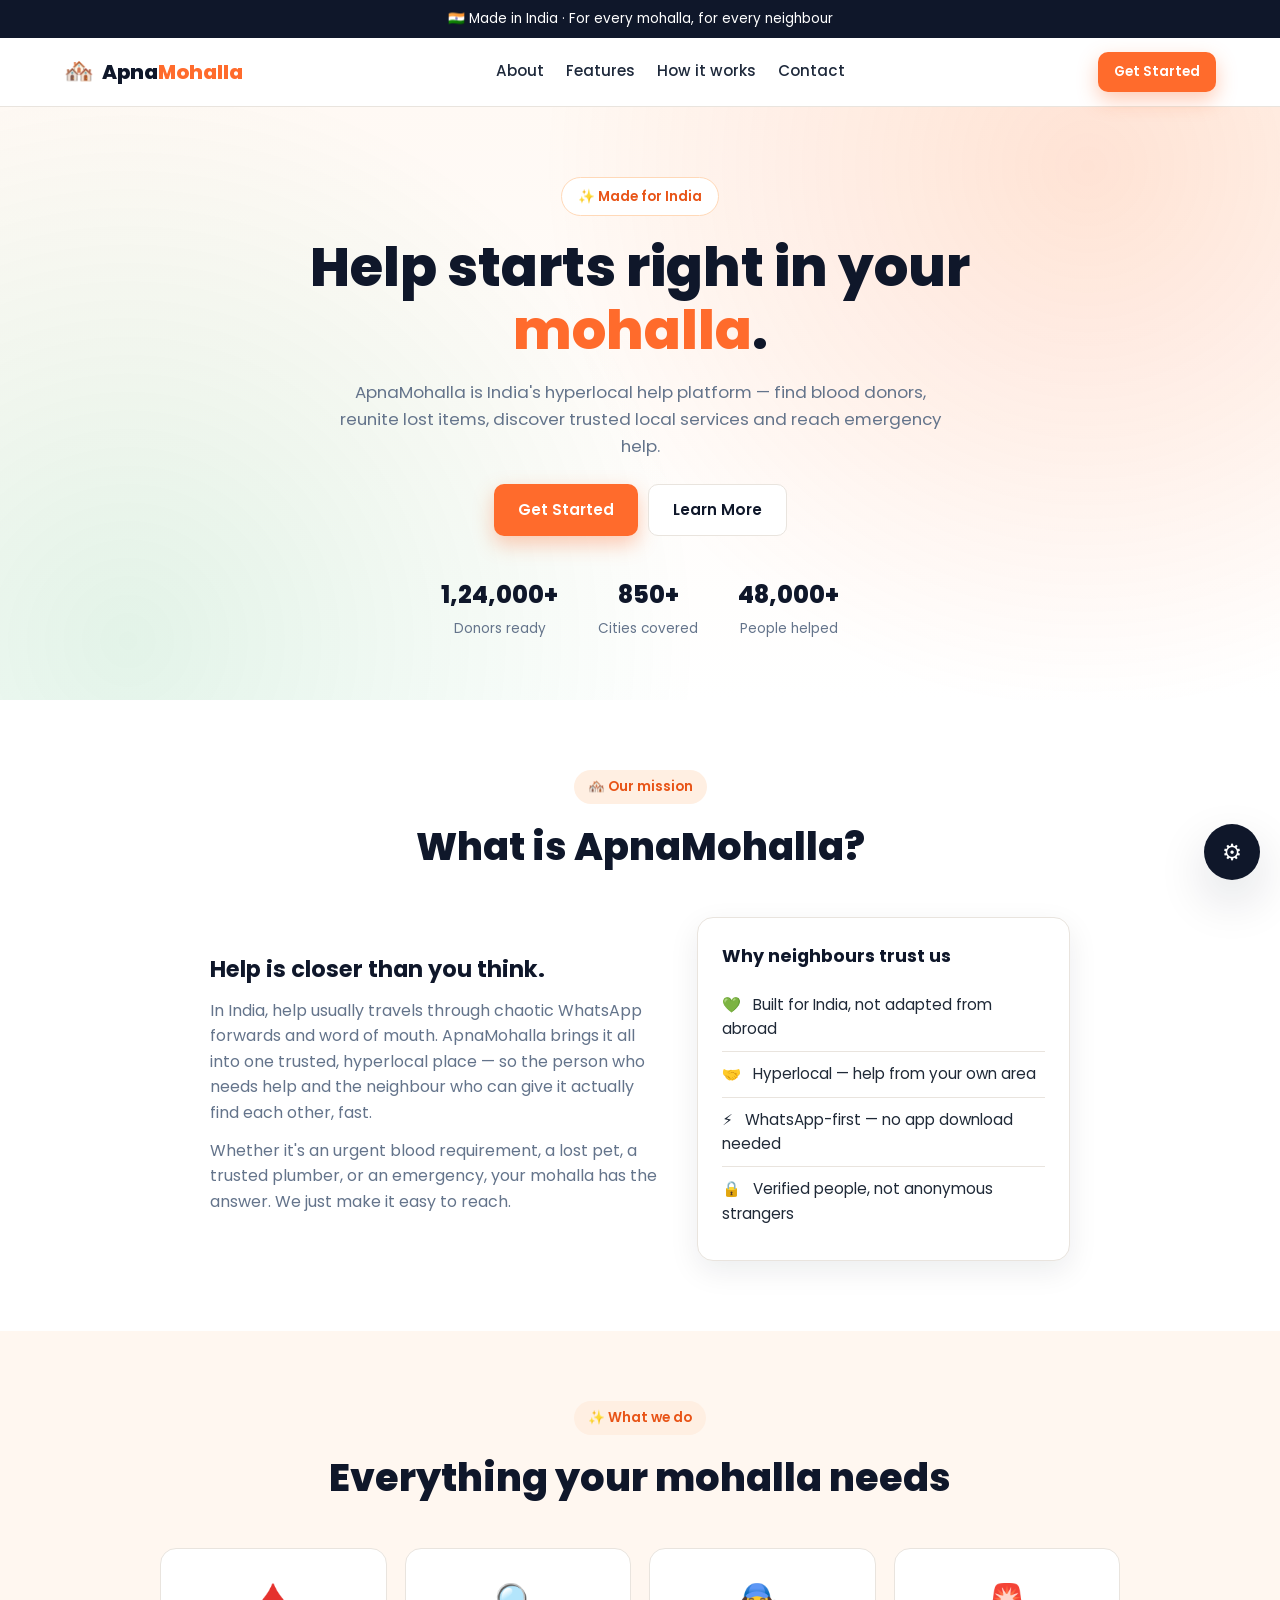
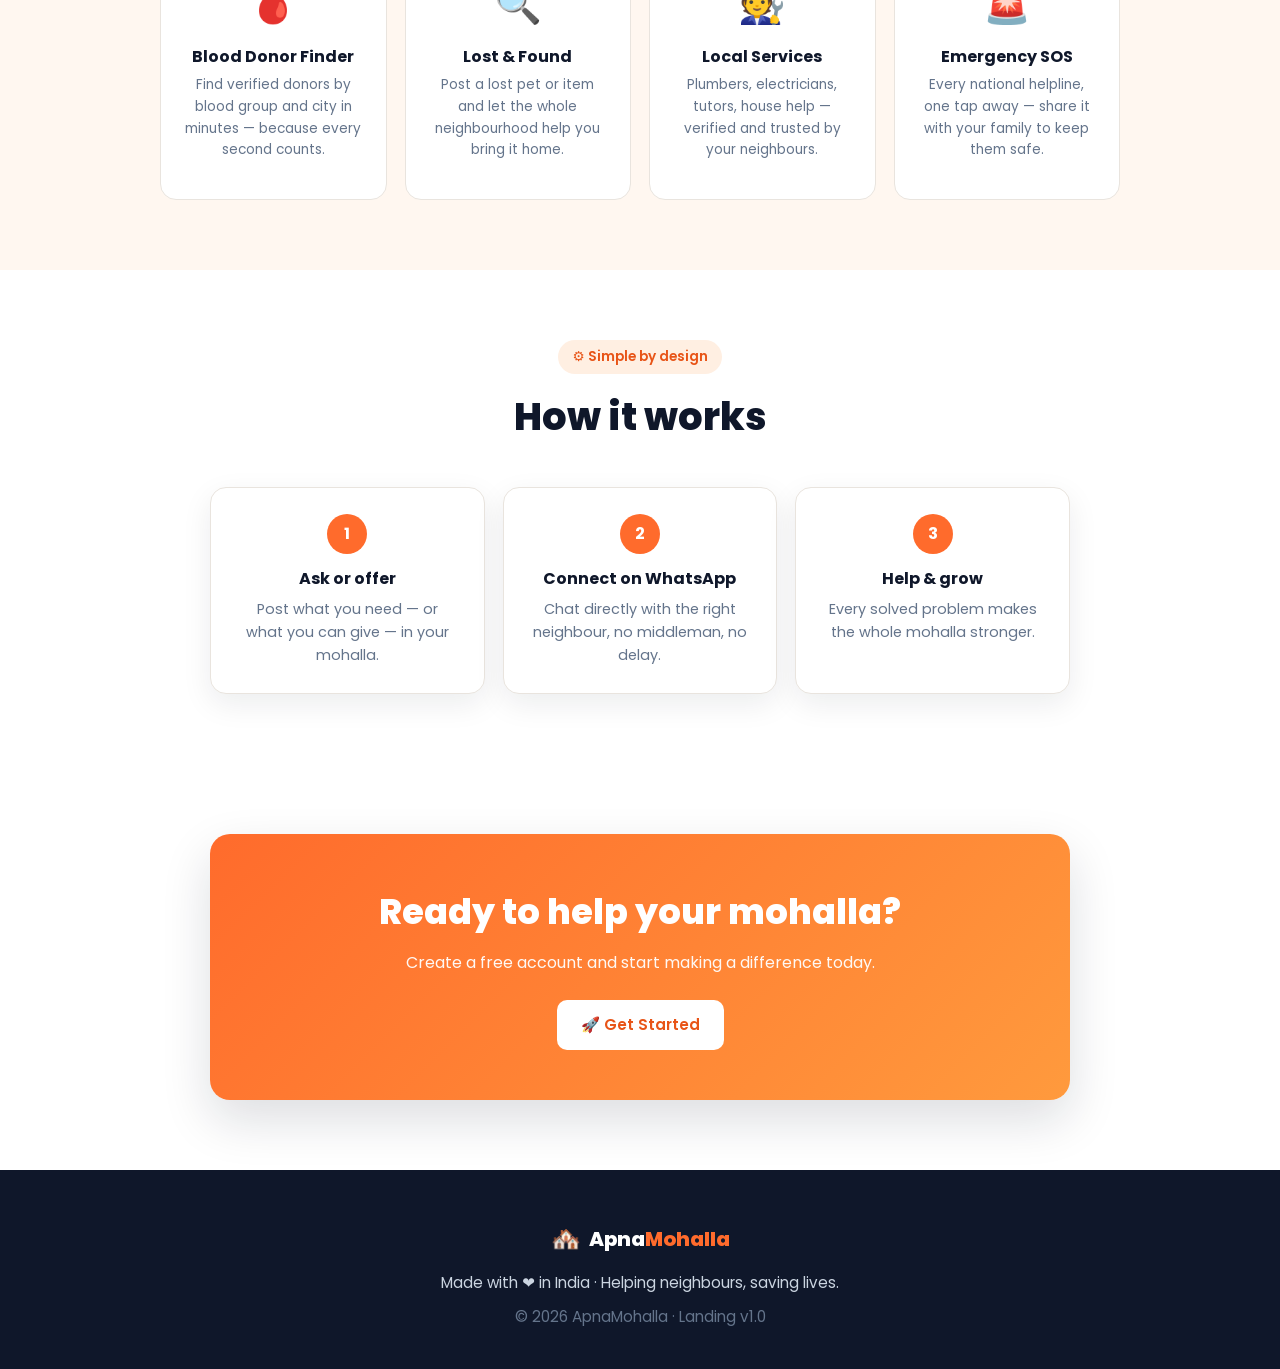
<file: index.html>
<!DOCTYPE html>
<html lang="en">
<head>
  <meta charset="UTF-8" />
  <meta name="viewport" content="width=device-width, initial-scale=1.0" />
  <title>ApnaMohalla — Aapke Mohalle Ka Madadgaar | Help Your Neighbourhood</title>
  <meta name="description" content="ApnaMohalla is India's hyperlocal help platform — find blood donors, reunite lost items, discover trusted local services and reach emergency help, all in your own mohalla." />
  <meta property="og:title" content="ApnaMohalla — Help your neighbourhood" />
  <meta property="og:description" content="Blood donors, lost & found, local services and emergency help — all in your own mohalla. 🇮🇳" />
  <link rel="preconnect" href="https://fonts.googleapis.com" />
  <link rel="preconnect" href="https://fonts.gstatic.com" crossorigin />
  <link href="https://fonts.googleapis.com/css2?family=Poppins:wght@400;500;600;700;800&display=swap" rel="stylesheet" />
  <link rel="stylesheet" href="css/styles.css" />
</head>
<body>

  <!-- ===== Top bar ===== -->
  <div class="topbar">
    <span>🇮🇳 Made in India · For every mohalla, for every neighbour</span>
  </div>

  <!-- ===== Navbar ===== -->
  <header class="navbar">
    <a href="#home" class="brand">
      <span class="brand-mark">🏘️</span>
      <span class="brand-text">Apna<span>Mohalla</span></span>
    </a>
    <nav class="nav-links" id="navLinks">
      <a href="#about" data-i18n="nav.about">About</a>
      <a href="#features" data-i18n="nav.features">Features</a>
      <a href="#how" data-i18n="nav.how">How it works</a>
      <a href="#contact" data-i18n="nav.contact">Contact</a>
    </nav>
    <div class="nav-actions">
      <a href="loader.html" class="btn btn-primary btn-sm" data-i18n="nav.getstarted">Get Started</a>
      <button class="nav-toggle" id="navToggle" aria-label="Menu">☰</button>
    </div>
  </header>

  <!-- ===== Hero ===== -->
  <section class="hero" id="home">
    <div class="hero-inner">
      <span class="hero-badge">✨ <span data-i18n="hero.badge">Made for India</span></span>
      <h1 data-i18n-html="hero.title">Help starts right in your <em>mohalla</em>.</h1>
      <p class="hero-sub" data-i18n="hero.sub">
        ApnaMohalla is India's hyperlocal help platform — find blood donors,
        reunite lost items, discover trusted local services and reach emergency help.
      </p>

      <div class="hero-actions">
        <a href="loader.html" class="btn btn-primary" data-i18n="nav.getstarted">Get Started</a>
        <a href="#about" class="btn btn-ghost" data-i18n="common.learnmore">Learn More</a>
      </div>

      <div class="hero-stats">
        <div class="stat"><strong>1,24,000+</strong><span>Donors ready</span></div>
        <div class="stat"><strong>850+</strong><span>Cities covered</span></div>
        <div class="stat"><strong>48,000+</strong><span>People helped</span></div>
      </div>
    </div>
  </section>

  <!-- ===== About ===== -->
  <section class="section" id="about">
    <div class="section-head">
      <span class="section-kicker">🏘️ Our mission</span>
      <h2>What is ApnaMohalla?</h2>
    </div>
    <div class="about-wrap">
      <div class="about-copy">
        <h3>Help is closer than you think.</h3>
        <p>
          In India, help usually travels through chaotic WhatsApp forwards and word of mouth.
          ApnaMohalla brings it all into one trusted, hyperlocal place — so the person who
          needs help and the neighbour who can give it actually find each other, fast.
        </p>
        <p>
          Whether it's an urgent blood requirement, a lost pet, a trusted plumber, or an
          emergency, your mohalla has the answer. We just make it easy to reach.
        </p>
      </div>
      <ul class="about-highlight">
        <h3>Why neighbours trust us</h3>
        <li><span>💚</span> Built for India, not adapted from abroad</li>
        <li><span>🤝</span> Hyperlocal — help from your own area</li>
        <li><span>⚡</span> WhatsApp-first — no app download needed</li>
        <li><span>🔒</span> Verified people, not anonymous strangers</li>
      </ul>
    </div>
  </section>

  <!-- ===== Features ===== -->
  <section class="section section-tint" id="features">
    <div class="section-head">
      <span class="section-kicker">✨ What we do</span>
      <h2>Everything your mohalla needs</h2>
    </div>
    <div class="services-grid">
      <div class="service-card">
        <div class="service-icon">🩸</div>
        <h4>Blood Donor Finder</h4>
        <p>Find verified donors by blood group and city in minutes — because every second counts.</p>
      </div>
      <div class="service-card">
        <div class="service-icon">🔍</div>
        <h4>Lost &amp; Found</h4>
        <p>Post a lost pet or item and let the whole neighbourhood help you bring it home.</p>
      </div>
      <div class="service-card">
        <div class="service-icon">🧑‍🔧</div>
        <h4>Local Services</h4>
        <p>Plumbers, electricians, tutors, house help — verified and trusted by your neighbours.</p>
      </div>
      <div class="service-card">
        <div class="service-icon">🚨</div>
        <h4>Emergency SOS</h4>
        <p>Every national helpline, one tap away — share it with your family to keep them safe.</p>
      </div>
    </div>
  </section>

  <!-- ===== How it works ===== -->
  <section class="section" id="how">
    <div class="section-head">
      <span class="section-kicker">⚙️ Simple by design</span>
      <h2>How it works</h2>
    </div>
    <div class="steps">
      <div class="step">
        <div class="step-num">1</div>
        <h4>Ask or offer</h4>
        <p>Post what you need — or what you can give — in your mohalla.</p>
      </div>
      <div class="step">
        <div class="step-num">2</div>
        <h4>Connect on WhatsApp</h4>
        <p>Chat directly with the right neighbour, no middleman, no delay.</p>
      </div>
      <div class="step">
        <div class="step-num">3</div>
        <h4>Help &amp; grow</h4>
        <p>Every solved problem makes the whole mohalla stronger.</p>
      </div>
    </div>
  </section>

  <!-- ===== CTA / Contact ===== -->
  <section class="section" id="contact">
    <div class="cta-banner">
      <h2>Ready to help your mohalla?</h2>
      <p>Create a free account and start making a difference today.</p>
      <a href="loader.html" class="btn">🚀 Get Started</a>
    </div>
  </section>

  <!-- ===== Footer ===== -->
  <footer class="footer">
    <div class="brand brand-light">
      <span class="brand-mark">🏘️</span>
      <span class="brand-text">Apna<span>Mohalla</span></span>
    </div>
    <p>Made with ❤️ in India · Helping neighbours, saving lives.</p>
    <p class="footer-small">© <span id="year"></span> ApnaMohalla · Landing v1.0</p>
  </footer>

  <script src="js/i18n.js"></script>
  <script src="js/fab.js"></script>
  <script src="js/app.js"></script>
</body>
</html>
</file>
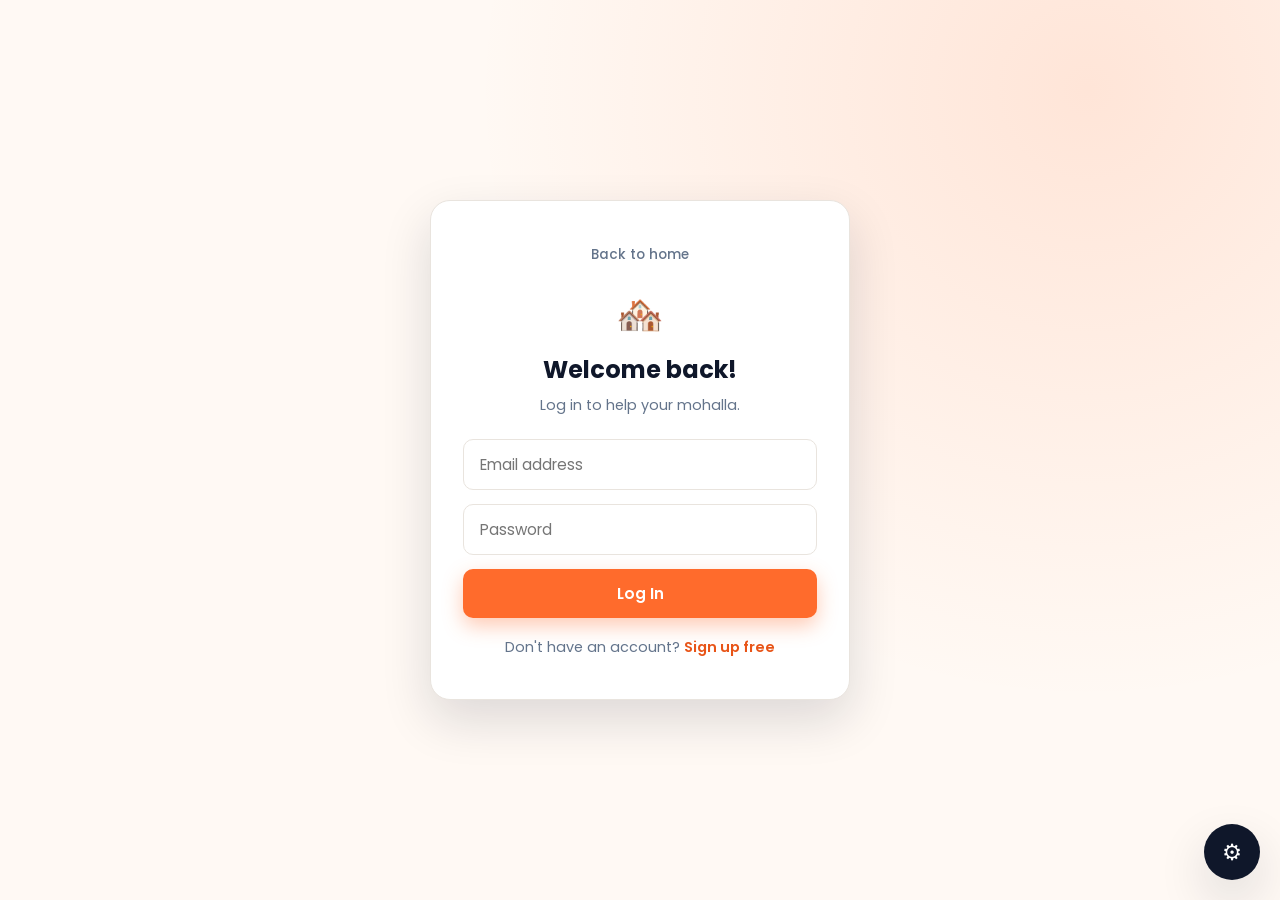
<file: blood.html>
<!DOCTYPE html>
<html lang="en">
<head>
  <meta charset="UTF-8" />
  <meta name="viewport" content="width=device-width, initial-scale=1.0" />
  <title>Blood Donor Finder — ApnaMohalla</title>
  <meta name="description" content="Find verified blood donors by blood group and city on ApnaMohalla." />
  <link rel="preconnect" href="https://fonts.googleapis.com" />
  <link rel="preconnect" href="https://fonts.gstatic.com" crossorigin />
  <link href="https://fonts.googleapis.com/css2?family=Poppins:wght@400;500;600;700;800&display=swap" rel="stylesheet" />
  <link rel="stylesheet" href="css/styles.css" />
</head>
<body>
  <div class="topbar"><span>🇮🇳 Made in India · For every mohalla, for every neighbour</span></div>

  <header class="navbar">
    <a href="dashboard.html" class="brand">
      <span class="brand-mark">🏘️</span>
      <span class="brand-text">Apna<span>Mohalla</span></span>
    </a>
    <div class="nav-actions">
      <a href="profile.html" class="btn btn-ghost btn-sm" data-i18n="nav.profile">Profile</a>
      <span class="user-chip" id="userChip" hidden></span>
      <button class="btn btn-ghost btn-sm" id="logoutBtn" hidden data-i18n="nav.logout">Logout</button>
    </div>
  </header>

  <section class="section">
    <div class="section-head">
      <span class="section-kicker">🩸</span>
      <h2 data-i18n="blood.title">Blood Donor Finder</h2>
      <p data-i18n="blood.sub">Search verified donors by blood group and city. One match can save a life.</p>
    </div>

    <div class="panel">
      <div class="finder-bar">
        <select id="bloodGroup" aria-label="Blood group">
          <option value="">Any blood group</option>
          <option>A+</option><option>A-</option>
          <option>B+</option><option>B-</option>
          <option>AB+</option><option>AB-</option>
          <option>O+</option><option>O-</option>
        </select>
        <input type="text" id="donorCity" data-i18n-placeholder="blood.city" placeholder="City" />
        <button class="btn btn-primary" id="searchBtn" data-i18n="blood.search">Search Donors</button>
      </div>
      <div class="results-grid" id="donorResults"></div>
      <div class="empty-state" id="donorEmpty" hidden data-i18n="blood.noResults">No donors found for this search. Be the first to register!</div>
    </div>

    <div class="panel panel-alt">
      <h3 data-i18n="blood.registerTitle">Become a donor</h3>
      <p data-i18n="blood.registerSub">Register yourself so you can help save a life.</p>
      <form class="form-grid" id="donorForm">
        <input name="name" data-i18n-placeholder="blood.name" placeholder="Full name" required />
        <select name="blood_group" required>
          <option value="">Blood group</option>
          <option>A+</option><option>A-</option><option>B+</option><option>B-</option>
          <option>AB+</option><option>AB-</option><option>O+</option><option>O-</option>
        </select>
        <input name="city" data-i18n-placeholder="blood.city" placeholder="City" required />
        <input name="phone" type="tel" data-i18n-placeholder="blood.phone" placeholder="WhatsApp number" required />
        <button type="submit" class="btn btn-primary" data-i18n="blood.register">Register as Donor</button>
      </form>
    </div>
  </section>

  <footer class="footer">
    <div class="brand brand-light">
      <span class="brand-mark">🏘️</span>
      <span class="brand-text">Apna<span>Mohalla</span></span>
    </div>
    <p>Made with ❤️ in India · Helping neighbours, saving lives.</p>
    <p class="footer-small">© <span id="year"></span> ApnaMohalla</p>
  </footer>

  <script src="js/i18n.js"></script>
  <script src="js/fab.js"></script>
  <script src="js/auth.js"></script>
  <script src="js/blood.js"></script>
</body>
</html>
</file>
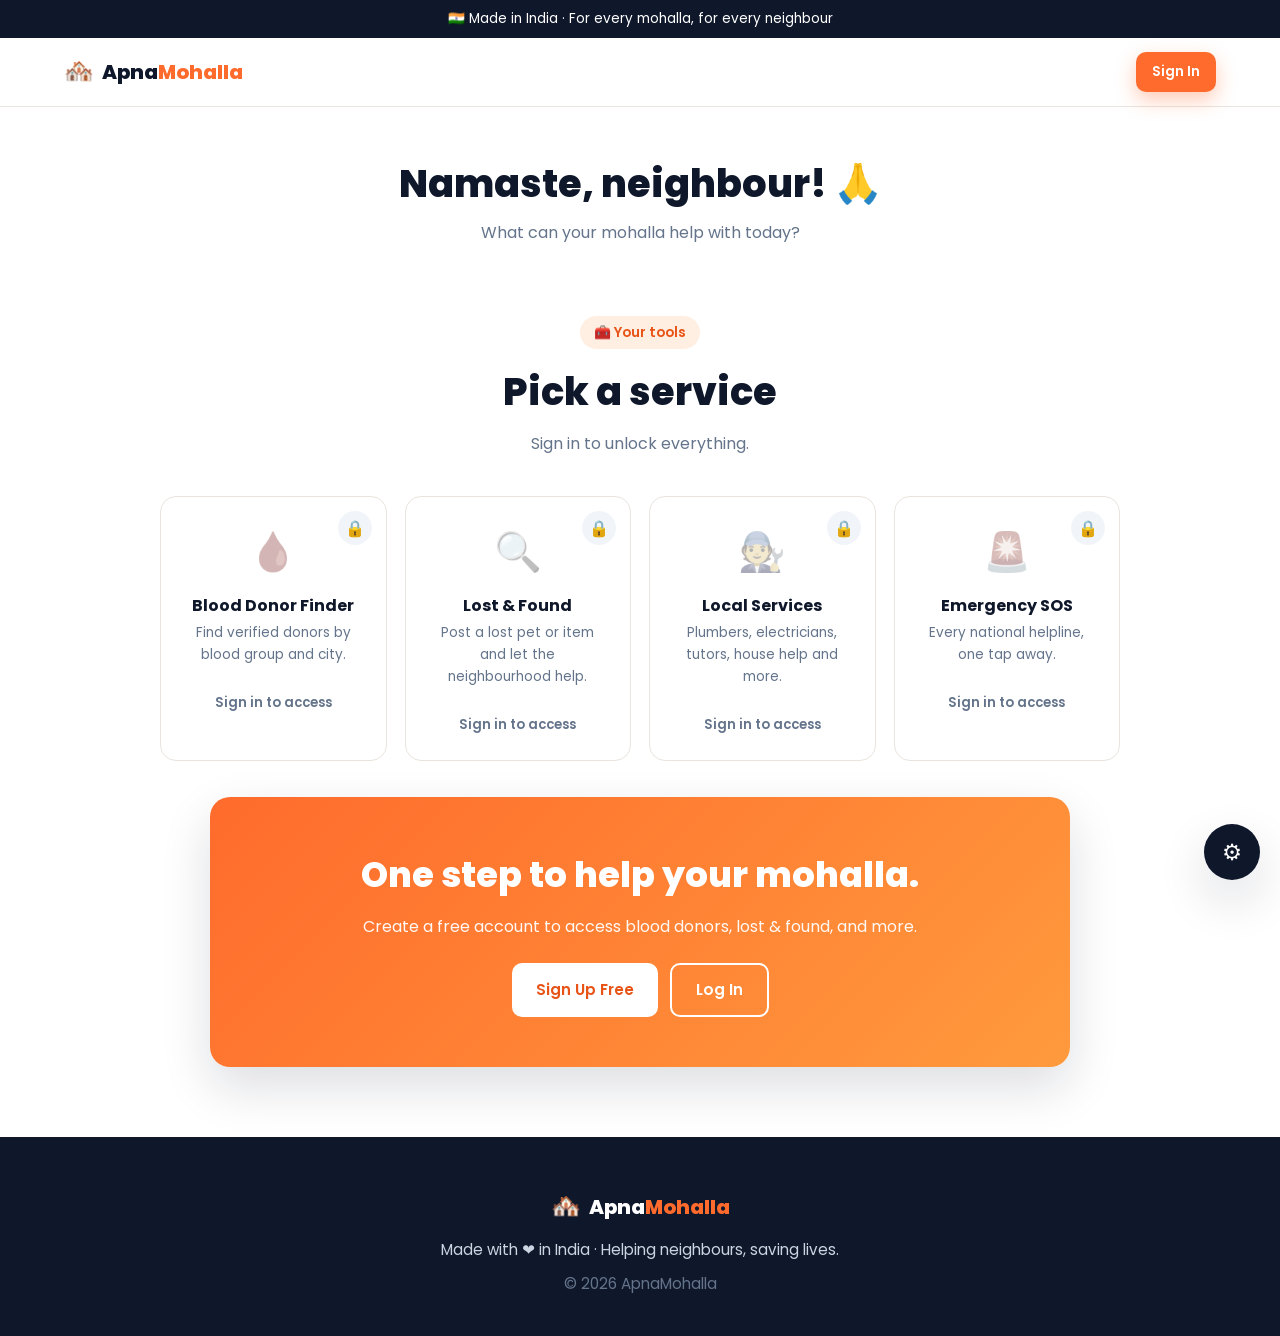
<file: dashboard.html>
<!DOCTYPE html>
<html lang="en">
<head>
  <meta charset="UTF-8" />
  <meta name="viewport" content="width=device-width, initial-scale=1.0" />
  <title>Dashboard — ApnaMohalla</title>
  <meta name="description" content="ApnaMohalla dashboard — help your neighbourhood." />
  <link rel="preconnect" href="https://fonts.googleapis.com" />
  <link rel="preconnect" href="https://fonts.gstatic.com" crossorigin />
  <link href="https://fonts.googleapis.com/css2?family=Poppins:wght@400;500;600;700;800&display=swap" rel="stylesheet" />
  <link rel="stylesheet" href="css/styles.css" />
</head>
<body>

  <div class="topbar">
    <span>🇮🇳 Made in India · For every mohalla, for every neighbour</span>
  </div>

  <header class="navbar">
    <a href="index.html" class="brand">
      <span class="brand-mark">🏘️</span>
      <span class="brand-text">Apna<span>Mohalla</span></span>
    </a>
    <div class="nav-actions">
      <a href="profile.html" class="btn btn-ghost btn-sm" id="profileBtn" data-i18n="nav.profile" hidden>Profile</a>
      <span class="user-chip" id="userChip" hidden></span>
      <a href="login.html" class="btn btn-primary btn-sm" id="signinBtn" data-i18n="nav.signin">Sign In</a>
      <button class="btn btn-ghost btn-sm" id="logoutBtn" data-i18n="nav.logout" hidden>Logout</button>
    </div>
  </header>

  <section class="dash-hero">
    <h1>Namaste, <span id="userName">neighbour</span>! 🙏</h1>
    <p data-i18n="dash.pick">What can your mohalla help with today?</p>
  </section>

  <section class="section">
    <div class="section-head">
      <span class="section-kicker">🧰 <span data-i18n="dash.tools">Your tools</span></span>
      <h2 data-i18n="dash.pickService">Pick a service</h2>
      <p id="gateNote" data-i18n="dash.gateSignin">Sign in to unlock everything.</p>
    </div>

    <div class="services-grid" id="cardsGrid"></div>

    <div class="auth-cta" id="authCta">
      <div class="cta-banner">
        <h2 data-i18n="dash.ctaTitle">One step to help your mohalla.</h2>
        <p data-i18n="dash.ctaSub">Create a free account to access blood donors, lost &amp; found, and more.</p>
        <div class="cta-actions">
          <a href="signup.html" class="btn btn-white" data-i18n="dash.signupFree">Sign Up Free</a>
          <a href="login.html" class="btn btn-outline" data-i18n="dash.login">Log In</a>
        </div>
      </div>
    </div>
  </section>

  <footer class="footer">
    <div class="brand brand-light">
      <span class="brand-mark">🏘️</span>
      <span class="brand-text">Apna<span>Mohalla</span></span>
    </div>
    <p>Made with ❤️ in India · Helping neighbours, saving lives.</p>
    <p class="footer-small">© <span id="year"></span> ApnaMohalla</p>
  </footer>

  <script src="js/i18n.js"></script>
  <script src="js/fab.js"></script>
  <script src="js/auth.js"></script>
  <script src="js/dashboard.js"></script>
</body>
</html>
</file>
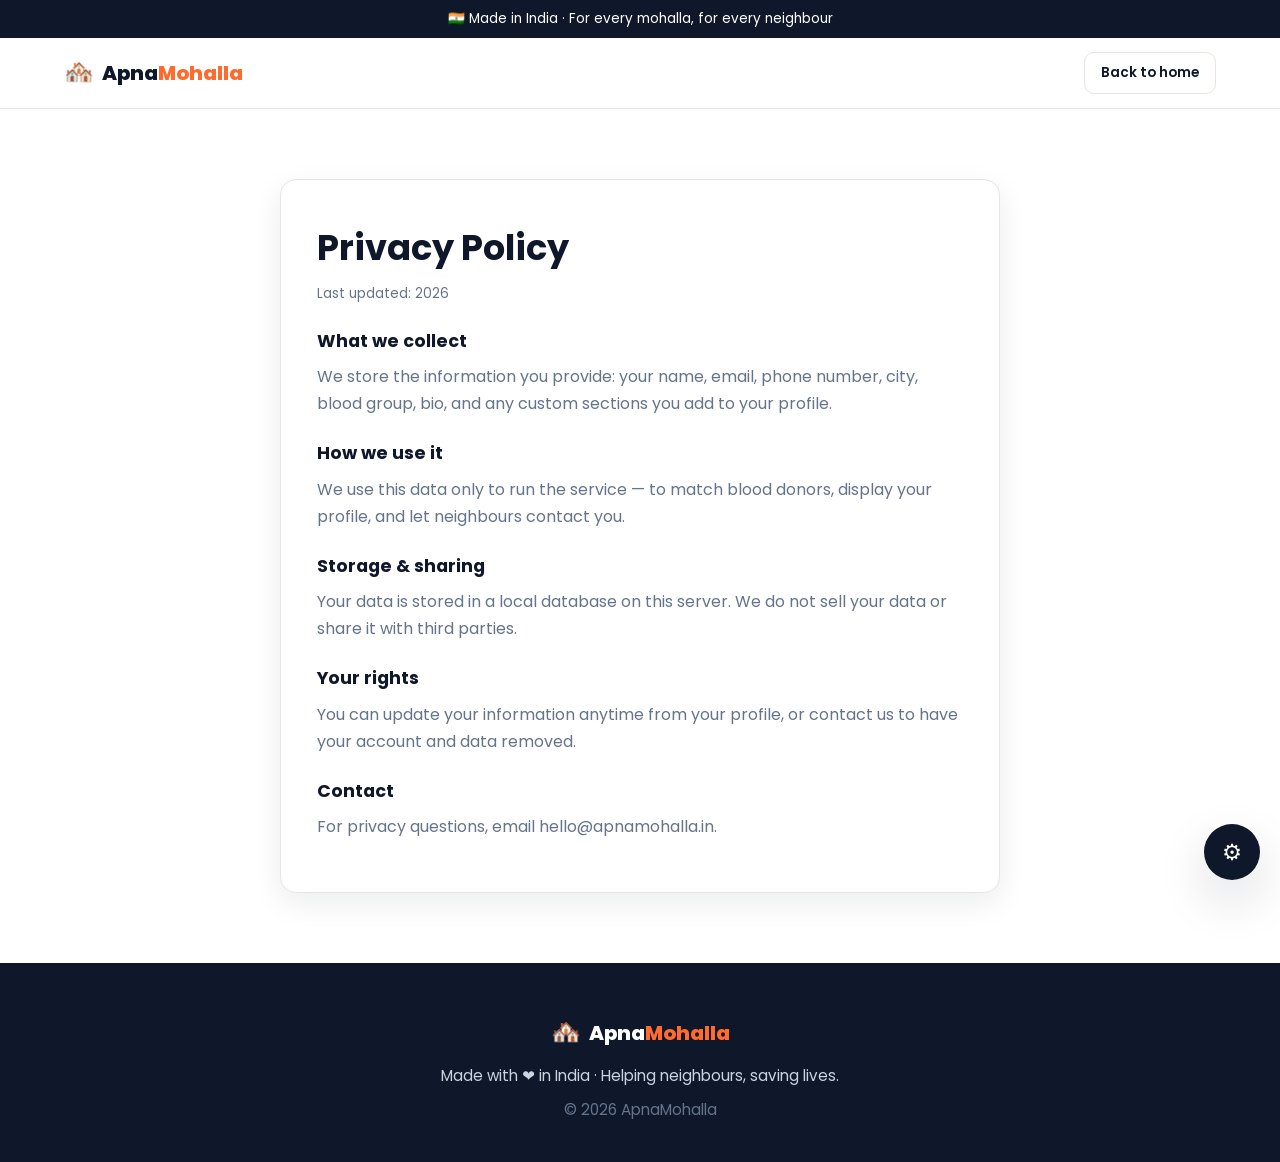
<file: legal.html>
<!DOCTYPE html>
<html lang="en">
<head>
  <meta charset="UTF-8" />
  <meta name="viewport" content="width=device-width, initial-scale=1.0" />
  <title>Legal — ApnaMohalla</title>
  <meta name="description" content="ApnaMohalla legal pages: privacy policy, terms of service, cookie policy, disclaimer, refund policy and about us." />
  <link rel="preconnect" href="https://fonts.googleapis.com" />
  <link rel="preconnect" href="https://fonts.gstatic.com" crossorigin />
  <link href="https://fonts.googleapis.com/css2?family=Poppins:wght@400;500;600;700;800&display=swap" rel="stylesheet" />
  <link rel="stylesheet" href="css/styles.css" />
</head>
<body>
  <div class="topbar"><span>🇮🇳 Made in India · For every mohalla, for every neighbour</span></div>

  <header class="navbar">
    <a href="index.html" class="brand">
      <span class="brand-mark">🏘️</span>
      <span class="brand-text">Apna<span>Mohalla</span></span>
    </a>
    <a href="index.html" class="btn btn-ghost btn-sm" data-i18n="common.back">Back to home</a>
  </header>

  <section class="section">
    <div class="legal-doc">
      <h1 id="legalTitle"></h1>
      <p class="legal-updated" id="legalUpdated"></p>
      <div id="legalBody"></div>
    </div>
  </section>

  <footer class="footer">
    <div class="brand brand-light">
      <span class="brand-mark">🏘️</span>
      <span class="brand-text">Apna<span>Mohalla</span></span>
    </div>
    <p>Made with ❤️ in India · Helping neighbours, saving lives.</p>
    <p class="footer-small">© <span id="year"></span> ApnaMohalla</p>
  </footer>

  <script src="js/i18n.js"></script>
  <script src="js/fab.js"></script>
  <script src="js/legal.js"></script>
</body>
</html>
</file>
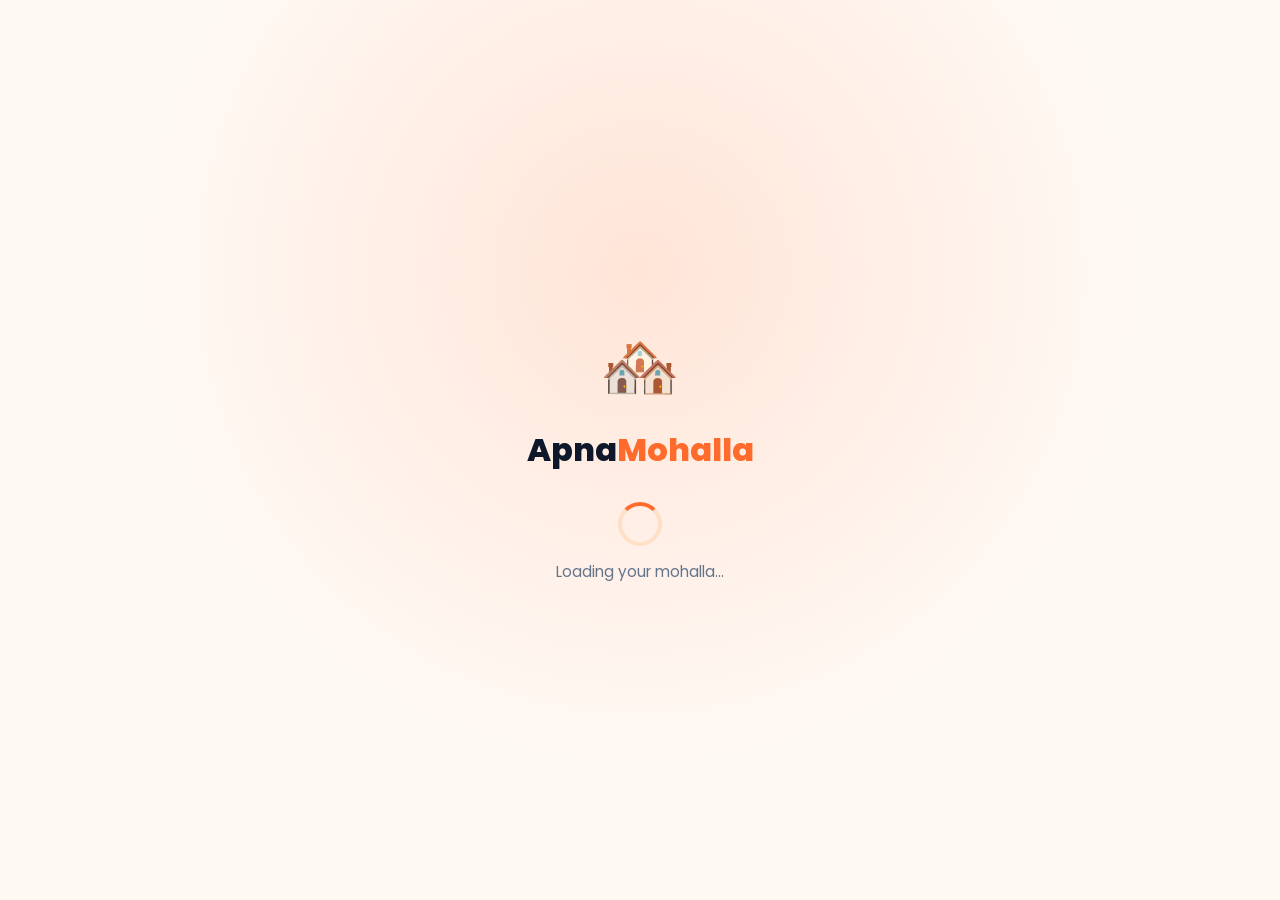
<file: loader.html>
<!DOCTYPE html>
<html lang="en">
<head>
  <meta charset="UTF-8" />
  <meta name="viewport" content="width=device-width, initial-scale=1.0" />
  <title>Loading — ApnaMohalla</title>
  <link rel="preconnect" href="https://fonts.googleapis.com" />
  <link rel="preconnect" href="https://fonts.gstatic.com" crossorigin />
  <link href="https://fonts.googleapis.com/css2?family=Poppins:wght@400;500;600;700;800&display=swap" rel="stylesheet" />
  <link rel="stylesheet" href="css/styles.css" />
</head>
<body class="loader-body">
  <div class="loader">
    <div class="loader-logo">🏘️</div>
    <div class="loader-brand">Apna<span>Mohalla</span></div>
    <div class="spinner"></div>
    <p class="loader-text">Loading your mohalla…</p>
  </div>
  <script>
    setTimeout(function () {
      window.location.href = 'dashboard.html';
    }, 1400);
  </script>
</body>
</html>
</file>
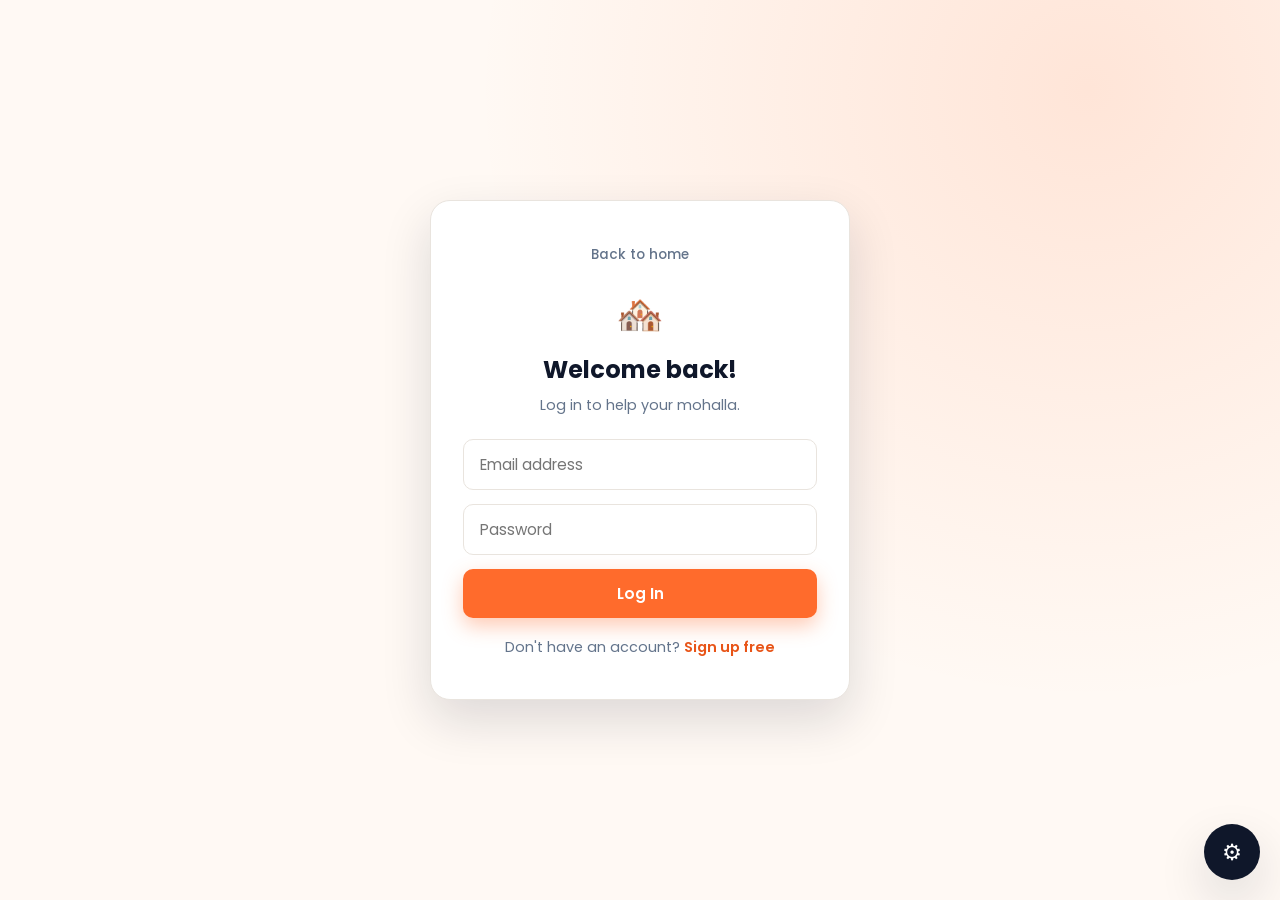
<file: login.html>
<!DOCTYPE html>
<html lang="en">
<head>
  <meta charset="UTF-8" />
  <meta name="viewport" content="width=device-width, initial-scale=1.0" />
  <title>Log In — ApnaMohalla</title>
  <meta name="description" content="Log in to ApnaMohalla and help your neighbourhood." />
  <link rel="preconnect" href="https://fonts.googleapis.com" />
  <link rel="preconnect" href="https://fonts.gstatic.com" crossorigin />
  <link href="https://fonts.googleapis.com/css2?family=Poppins:wght@400;500;600;700;800&display=swap" rel="stylesheet" />
  <link rel="stylesheet" href="css/styles.css" />
</head>
<body>
  <div class="auth-wrap">
    <div class="auth-card">
      <a href="index.html" class="auth-back" data-i18n="common.back">← Back to home</a>
      <div class="auth-head">
        <div class="auth-icon">🏘️</div>
        <h2 data-i18n="auth.welcome">Welcome back!</h2>
        <p data-i18n="auth.loginSub">Log in to help your mohalla.</p>
      </div>
      <form class="auth-form" id="loginForm">
        <input type="email" name="email" data-i18n-placeholder="auth.email" placeholder="Email address" required />
        <input type="password" name="password" data-i18n-placeholder="auth.password" placeholder="Password" required />
        <button type="submit" class="btn btn-primary" data-i18n="auth.login">Log In</button>
      </form>
      <p class="auth-switch"><span data-i18n="auth.noAccount">Don't have an account?</span> <a href="signup.html" data-i18n="auth.signupLink">Sign up free</a></p>
    </div>
  </div>
  <script src="js/i18n.js"></script>
  <script src="js/fab.js"></script>
  <script src="js/auth.js"></script>
  <script src="js/auth-pages.js"></script>
</body>
</html>
</file>
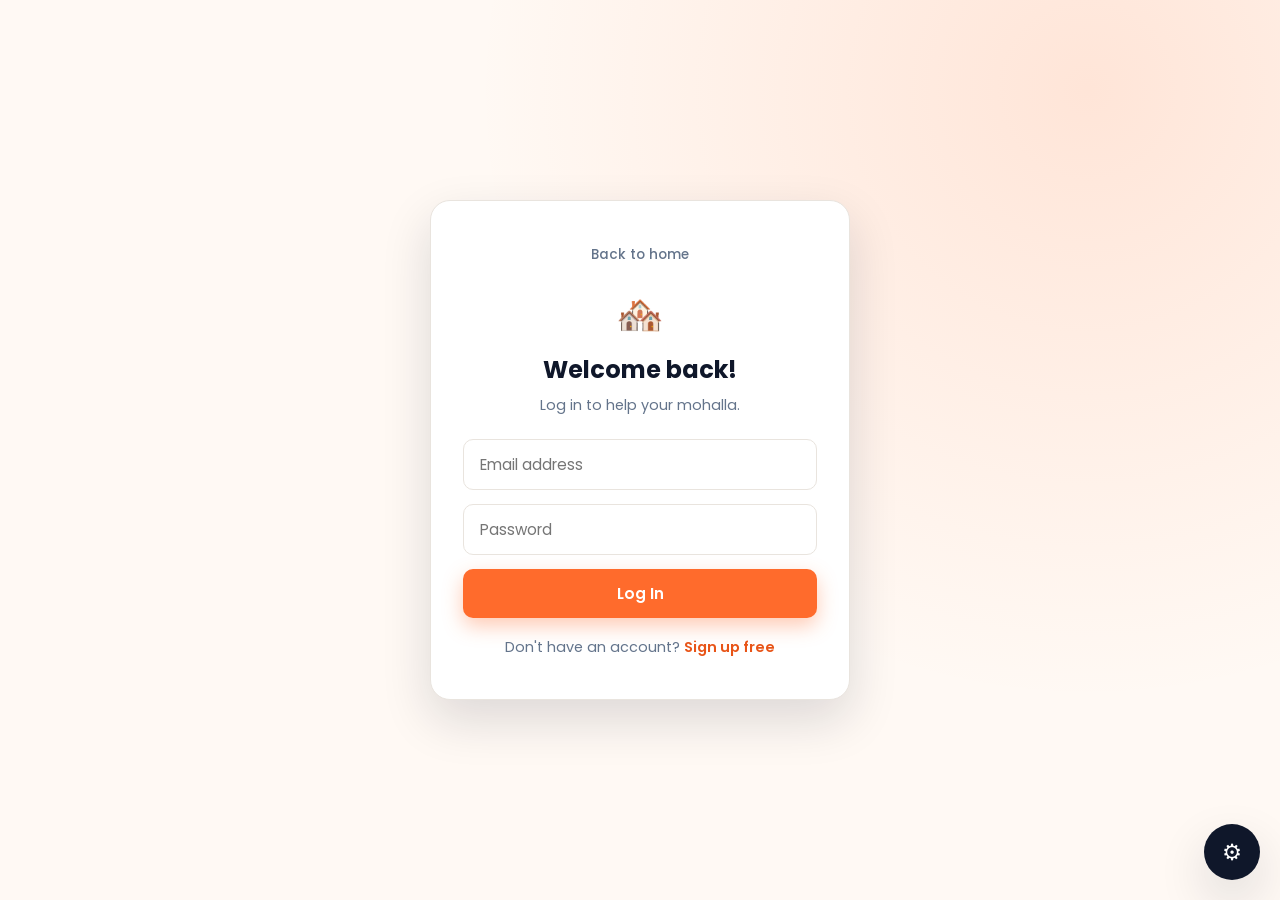
<file: lost.html>
<!DOCTYPE html>
<html lang="en">
<head>
  <meta charset="UTF-8" />
  <meta name="viewport" content="width=device-width, initial-scale=1.0" />
  <title>Lost &amp; Found — ApnaMohalla</title>
  <meta name="description" content="Post a lost pet or item on ApnaMohalla and let your neighbourhood help." />
  <link rel="preconnect" href="https://fonts.googleapis.com" />
  <link rel="preconnect" href="https://fonts.gstatic.com" crossorigin />
  <link href="https://fonts.googleapis.com/css2?family=Poppins:wght@400;500;600;700;800&display=swap" rel="stylesheet" />
  <link rel="stylesheet" href="css/styles.css" />
</head>
<body>
  <div class="topbar"><span>🇮🇳 Made in India · For every mohalla, for every neighbour</span></div>

  <header class="navbar">
    <a href="dashboard.html" class="brand">
      <span class="brand-mark">🏘️</span>
      <span class="brand-text">Apna<span>Mohalla</span></span>
    </a>
    <div class="nav-actions">
      <a href="profile.html" class="btn btn-ghost btn-sm" data-i18n="nav.profile">Profile</a>
      <span class="user-chip" id="userChip" hidden></span>
      <button class="btn btn-ghost btn-sm" id="logoutBtn" hidden data-i18n="nav.logout">Logout</button>
    </div>
  </header>

  <section class="section">
    <div class="section-head">
      <span class="section-kicker">🔍</span>
      <h2 data-i18n="lost.title">Lost &amp; Found</h2>
      <p data-i18n="lost.sub">Post a lost pet or item, or help someone find what they lost.</p>
    </div>

    <div class="panel">
      <div class="finder-bar">
        <select id="filterCat">
          <option value="" data-i18n="lost.all">All categories</option>
          <option value="pet">🐾 Pet</option>
          <option value="documents">📄 Documents</option>
          <option value="phone">📱 Phone</option>
          <option value="other">📦 Other</option>
        </select>
        <select id="filterType">
          <option value="" data-i18n="lost.all">All types</option>
          <option value="lost" data-i18n="lost.lost">Lost</option>
          <option value="found" data-i18n="lost.found">Found</option>
        </select>
      </div>
      <div class="results-grid" id="lostResults"></div>
      <div class="empty-state" id="lostEmpty" hidden data-i18n="lost.noPosts">No posts yet in this filter.</div>
    </div>

    <div class="panel panel-alt">
      <h3 data-i18n="lost.postTitle">Post a lost / found item</h3>
      <form class="form-grid" id="lostForm">
        <input name="title" data-i18n-placeholder="lost.what" placeholder="What is lost or found?" required />
        <select name="category" required>
          <option value="">— Category —</option>
          <option value="pet">🐾 Pet</option>
          <option value="documents">📄 Documents</option>
          <option value="phone">📱 Phone</option>
          <option value="other">📦 Other</option>
        </select>
        <select name="type" required>
          <option value="">— Type —</option>
          <option value="lost" data-i18n="lost.lost">Lost</option>
          <option value="found" data-i18n="lost.found">Found</option>
        </select>
        <input name="city" data-i18n-placeholder="lost.city" placeholder="City / area" required />
        <input name="phone" type="tel" data-i18n-placeholder="lost.phone" placeholder="WhatsApp number" required />
        <textarea name="description" data-i18n-placeholder="lost.desc" placeholder="Short description" required></textarea>
        <button type="submit" class="btn btn-primary" data-i18n="lost.post">Post to Mohalla</button>
      </form>
    </div>
  </section>

  <footer class="footer">
    <div class="brand brand-light">
      <span class="brand-mark">🏘️</span>
      <span class="brand-text">Apna<span>Mohalla</span></span>
    </div>
    <p>Made with ❤️ in India · Helping neighbours, saving lives.</p>
    <p class="footer-small">© <span id="year"></span> ApnaMohalla</p>
  </footer>

  <script src="js/i18n.js"></script>
  <script src="js/fab.js"></script>
  <script src="js/auth.js"></script>
  <script src="js/lost.js"></script>
</body>
</html>
</file>
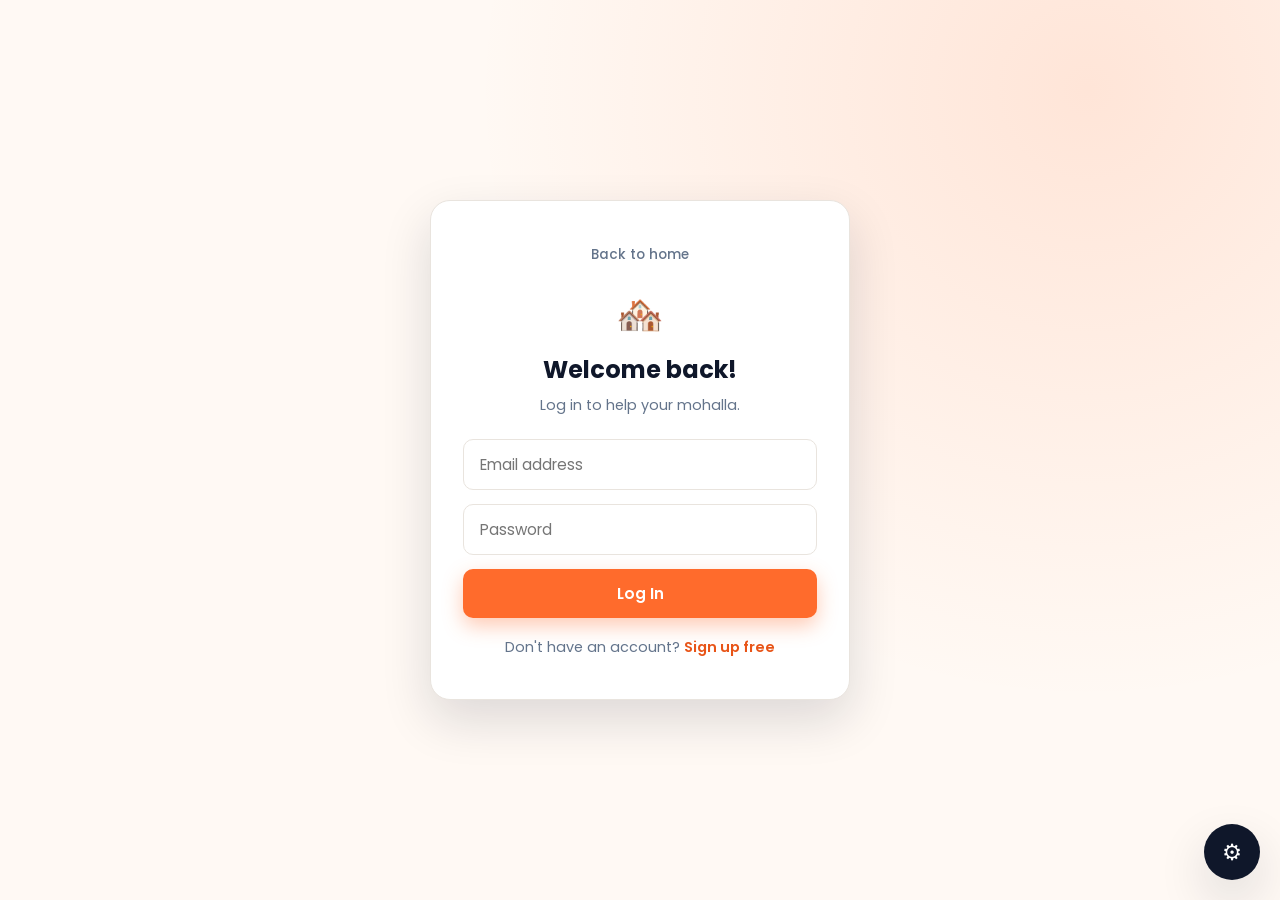
<file: profile.html>
<!DOCTYPE html>
<html lang="en">
<head>
  <meta charset="UTF-8" />
  <meta name="viewport" content="width=device-width, initial-scale=1.0" />
  <title>Profile — ApnaMohalla</title>
  <meta name="description" content="Edit your ApnaMohalla profile and add your own sections." />
  <link rel="preconnect" href="https://fonts.googleapis.com" />
  <link rel="preconnect" href="https://fonts.gstatic.com" crossorigin />
  <link href="https://fonts.googleapis.com/css2?family=Poppins:wght@400;500;600;700;800&display=swap" rel="stylesheet" />
  <link rel="stylesheet" href="css/styles.css" />
</head>
<body>
  <div class="topbar"><span>🇮🇳 Made in India · For every mohalla, for every neighbour</span></div>

  <header class="navbar">
    <a href="dashboard.html" class="brand">
      <span class="brand-mark">🏘️</span>
      <span class="brand-text">Apna<span>Mohalla</span></span>
    </a>
    <div class="nav-actions">
      <span class="user-chip" id="userChip" hidden></span>
      <button class="btn btn-ghost btn-sm" id="logoutBtn" hidden data-i18n="nav.logout">Logout</button>
    </div>
  </header>

  <section class="section">
    <div class="section-head">
      <span class="section-kicker">👤</span>
      <h2 data-i18n="profile.title">Your Profile</h2>
      <p data-i18n="profile.sub">Update your info and add anything about yourself.</p>
    </div>

    <form id="profileForm">
      <div class="panel">
        <h3 data-i18n="profile.personal">Personal details</h3>
        <div class="form-grid">
          <input name="phone" type="tel" data-i18n-placeholder="profile.phone" placeholder="Phone" />
          <input name="city" data-i18n-placeholder="profile.city" placeholder="City" />
          <select name="blood_group">
            <option value="">— Blood group —</option>
            <option>A+</option><option>A-</option><option>B+</option><option>B-</option>
            <option>AB+</option><option>AB-</option><option>O+</option><option>O-</option>
          </select>
          <textarea name="bio" data-i18n-placeholder="profile.bio" placeholder="About you (bio)"></textarea>
        </div>
      </div>

      <div class="panel panel-alt">
        <div class="section-row-title">
          <div>
            <h3 data-i18n="profile.sectionsTitle">Your sections</h3>
            <p data-i18n="profile.sectionsSub">Add any sections you like — skills, certificates, interests…</p>
          </div>
          <button type="button" class="btn btn-ghost btn-sm" id="addSectionBtn" data-i18n="profile.addSection">Add Section</button>
        </div>
        <div id="sectionsBox"></div>
      </div>

      <div class="panel panel-alt" style="text-align:center">
        <button type="submit" class="btn btn-primary" data-i18n="profile.save">Save Profile</button>
      </div>
    </form>
  </section>

  <footer class="footer">
    <div class="brand brand-light">
      <span class="brand-mark">🏘️</span>
      <span class="brand-text">Apna<span>Mohalla</span></span>
    </div>
    <p>Made with ❤️ in India · Helping neighbours, saving lives.</p>
    <p class="footer-small">© <span id="year"></span> ApnaMohalla</p>
  </footer>

  <script src="js/i18n.js"></script>
  <script src="js/fab.js"></script>
  <script src="js/auth.js"></script>
  <script src="js/profile.js"></script>
</body>
</html>
</file>
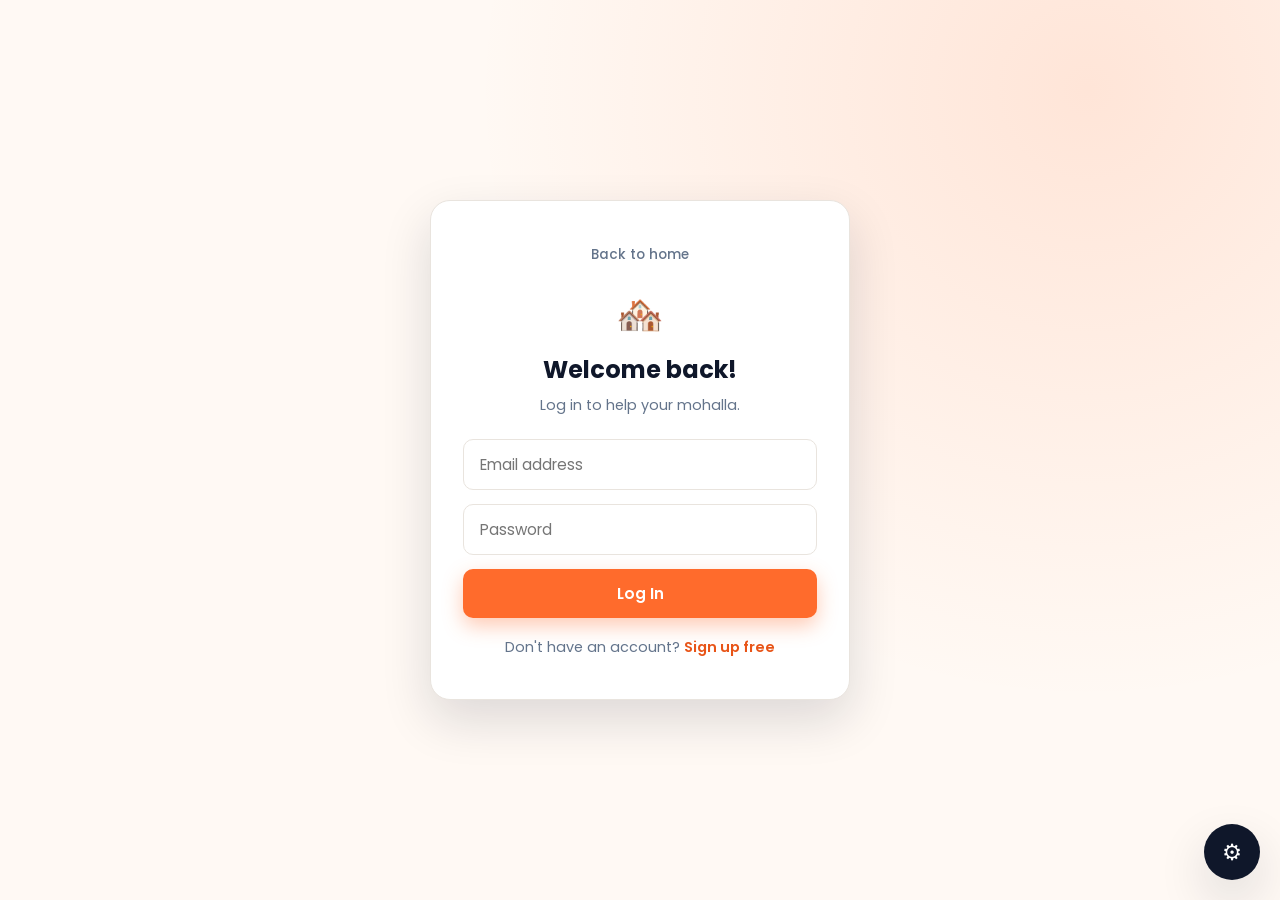
<file: services.html>
<!DOCTYPE html>
<html lang="en">
<head>
  <meta charset="UTF-8" />
  <meta name="viewport" content="width=device-width, initial-scale=1.0" />
  <title>Local Services — ApnaMohalla</title>
  <meta name="description" content="Trusted local services — plumbers, electricians, tutors and more on ApnaMohalla." />
  <link rel="preconnect" href="https://fonts.googleapis.com" />
  <link rel="preconnect" href="https://fonts.gstatic.com" crossorigin />
  <link href="https://fonts.googleapis.com/css2?family=Poppins:wght@400;500;600;700;800&display=swap" rel="stylesheet" />
  <link rel="stylesheet" href="css/styles.css" />
</head>
<body>
  <div class="topbar"><span>🇮🇳 Made in India · For every mohalla, for every neighbour</span></div>

  <header class="navbar">
    <a href="dashboard.html" class="brand">
      <span class="brand-mark">🏘️</span>
      <span class="brand-text">Apna<span>Mohalla</span></span>
    </a>
    <div class="nav-actions">
      <a href="profile.html" class="btn btn-ghost btn-sm" data-i18n="nav.profile">Profile</a>
      <span class="user-chip" id="userChip" hidden></span>
      <button class="btn btn-ghost btn-sm" id="logoutBtn" hidden data-i18n="nav.logout">Logout</button>
    </div>
  </header>

  <section class="section">
    <div class="section-head">
      <span class="section-kicker">🧑‍🔧</span>
      <h2 data-i18n="svc.title">Local Services</h2>
      <p data-i18n="svc.sub">Trusted helpers from your mohalla — tap to chat on WhatsApp.</p>
    </div>
    <div class="services-grid" id="servicesGrid"></div>
  </section>

  <footer class="footer">
    <div class="brand brand-light">
      <span class="brand-mark">🏘️</span>
      <span class="brand-text">Apna<span>Mohalla</span></span>
    </div>
    <p>Made with ❤️ in India · Helping neighbours, saving lives.</p>
    <p class="footer-small">© <span id="year"></span> ApnaMohalla</p>
  </footer>

  <script src="js/i18n.js"></script>
  <script src="js/fab.js"></script>
  <script src="js/auth.js"></script>
  <script src="js/services.js"></script>
</body>
</html>
</file>
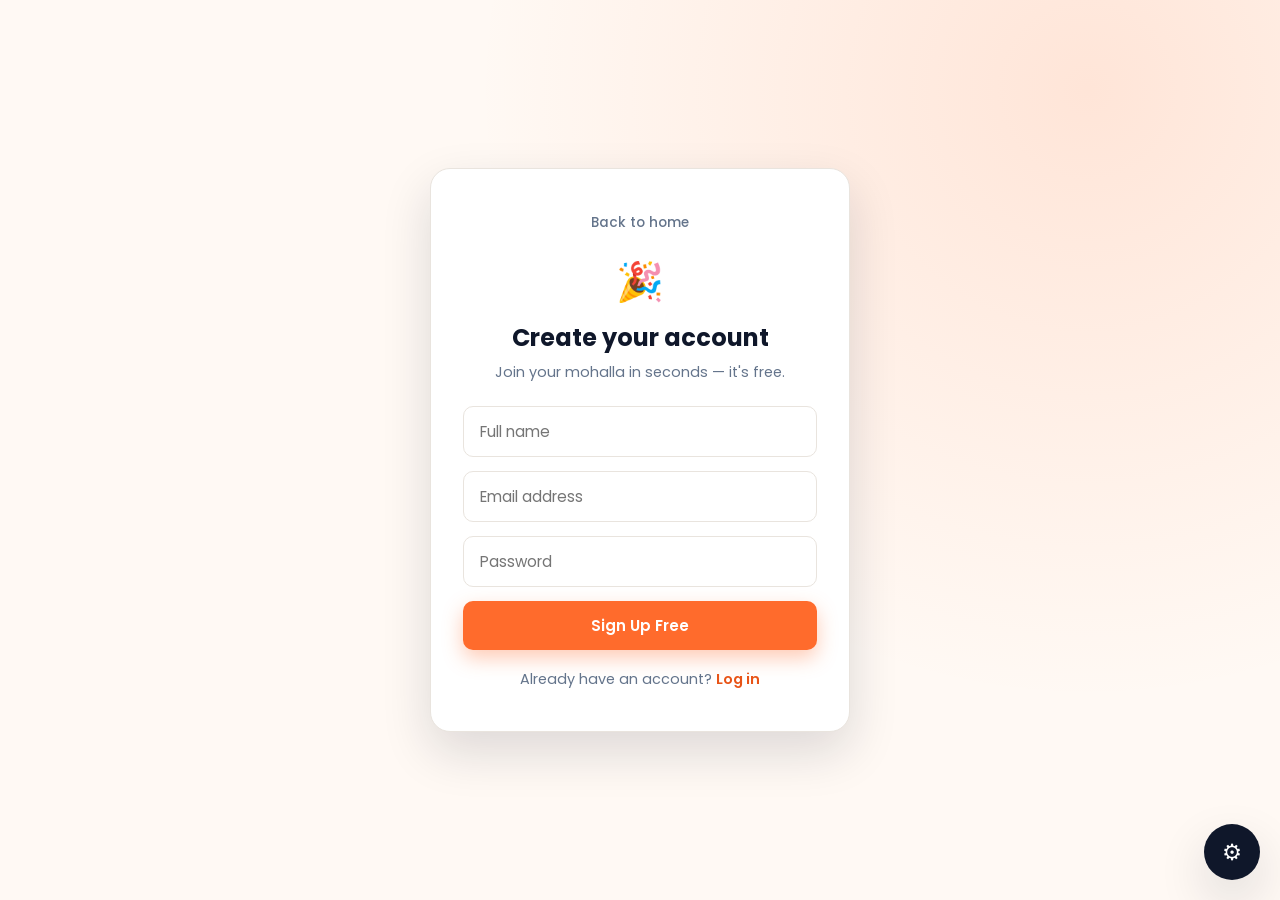
<file: signup.html>
<!DOCTYPE html>
<html lang="en">
<head>
  <meta charset="UTF-8" />
  <meta name="viewport" content="width=device-width, initial-scale=1.0" />
  <title>Sign Up — ApnaMohalla</title>
  <meta name="description" content="Create a free ApnaMohalla account and start helping your neighbourhood." />
  <link rel="preconnect" href="https://fonts.googleapis.com" />
  <link rel="preconnect" href="https://fonts.gstatic.com" crossorigin />
  <link href="https://fonts.googleapis.com/css2?family=Poppins:wght@400;500;600;700;800&display=swap" rel="stylesheet" />
  <link rel="stylesheet" href="css/styles.css" />
</head>
<body>
  <div class="auth-wrap">
    <div class="auth-card">
      <a href="index.html" class="auth-back" data-i18n="common.back">← Back to home</a>
      <div class="auth-head">
        <div class="auth-icon">🎉</div>
        <h2 data-i18n="auth.createTitle">Create your account</h2>
        <p data-i18n="auth.createSub">Join your mohalla in seconds — it's free.</p>
      </div>
      <form class="auth-form" id="signupForm">
        <input type="text" name="name" data-i18n-placeholder="auth.name" placeholder="Full name" required />
        <input type="email" name="email" data-i18n-placeholder="auth.email" placeholder="Email address" required />
        <input type="password" name="password" data-i18n-placeholder="auth.password" placeholder="Password (min 4 chars)" required />
        <button type="submit" class="btn btn-primary" data-i18n="auth.signup">Sign Up Free</button>
      </form>
      <p class="auth-switch"><span data-i18n="auth.haveAccount">Already have an account?</span> <a href="login.html" data-i18n="auth.loginLink">Log in</a></p>
    </div>
  </div>
  <script src="js/i18n.js"></script>
  <script src="js/fab.js"></script>
  <script src="js/auth.js"></script>
  <script src="js/auth-pages.js"></script>
</body>
</html>
</file>
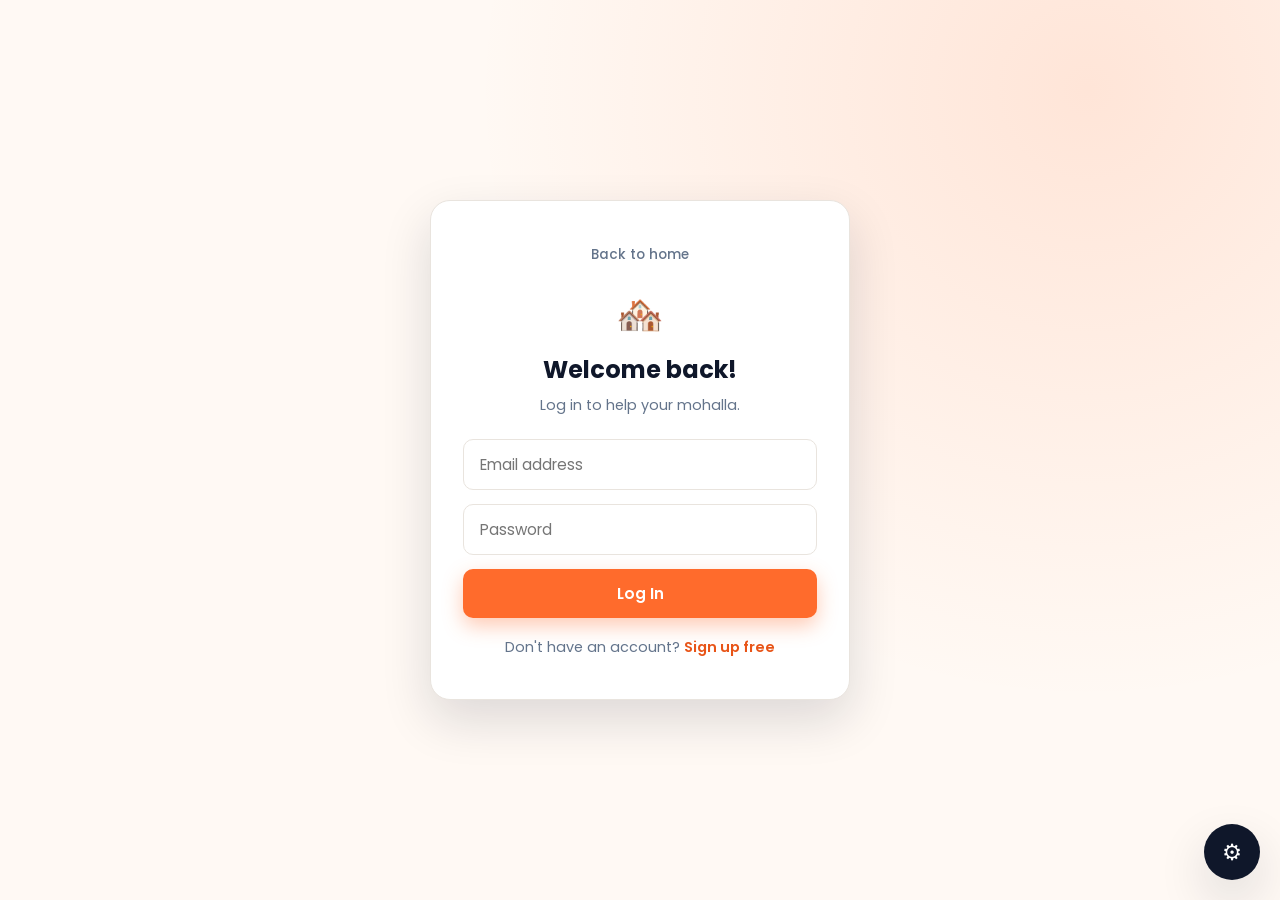
<file: sos.html>
<!DOCTYPE html>
<html lang="en">
<head>
  <meta charset="UTF-8" />
  <meta name="viewport" content="width=device-width, initial-scale=1.0" />
  <title>Emergency SOS — ApnaMohalla</title>
  <meta name="description" content="National emergency helplines for India — one tap away on ApnaMohalla." />
  <link rel="preconnect" href="https://fonts.googleapis.com" />
  <link rel="preconnect" href="https://fonts.gstatic.com" crossorigin />
  <link href="https://fonts.googleapis.com/css2?family=Poppins:wght@400;500;600;700;800&display=swap" rel="stylesheet" />
  <link rel="stylesheet" href="css/styles.css" />
</head>
<body>
  <div class="topbar"><span>🇮🇳 Made in India · For every mohalla, for every neighbour</span></div>

  <header class="navbar">
    <a href="dashboard.html" class="brand">
      <span class="brand-mark">🏘️</span>
      <span class="brand-text">Apna<span>Mohalla</span></span>
    </a>
    <div class="nav-actions">
      <a href="profile.html" class="btn btn-ghost btn-sm" data-i18n="nav.profile">Profile</a>
      <span class="user-chip" id="userChip" hidden></span>
      <button class="btn btn-ghost btn-sm" id="logoutBtn" hidden data-i18n="nav.logout">Logout</button>
    </div>
  </header>

  <section class="section sos-section">
    <div class="section-head">
      <span class="section-kicker">🚨</span>
      <h2 data-i18n="sos.title">Emergency SOS</h2>
      <p data-i18n="sos.sub">National helplines that work across India. Save and share with family.</p>
    </div>

    <div class="sos-grid" id="sosGrid"></div>

    <div class="share-actions">
      <button class="btn btn-primary" id="shareSosBtn" data-i18n="sos.share">Share numbers on WhatsApp</button>
    </div>
    <p class="sos-note" data-i18n="sos.note">In any emergency, always call these numbers first.</p>
  </section>

  <footer class="footer">
    <div class="brand brand-light">
      <span class="brand-mark">🏘️</span>
      <span class="brand-text">Apna<span>Mohalla</span></span>
    </div>
    <p>Made with ❤️ in India · Helping neighbours, saving lives.</p>
    <p class="footer-small">© <span id="year"></span> ApnaMohalla</p>
  </footer>

  <script src="js/i18n.js"></script>
  <script src="js/fab.js"></script>
  <script src="js/auth.js"></script>
  <script src="js/sos.js"></script>
</body>
</html>
</file>
<file: css/styles.css>
/* =========================================================
   ApnaMohalla — hyperlocal help platform
   Palette: saffron (#FF6B2C), green (#16A34A), navy (#0F172A)
   ========================================================= */

:root {
  --saffron: #FF6B2C;
  --saffron-dark: #E85417;
  --green: #16A34A;
  --green-dark: #12803A;
  --navy: #0F172A;
  --navy-soft: #1E293B;
  --ink: #1F2937;
  --muted: #64748B;
  --bg: #FFFFFF;
  --bg-tint: #FFF7F0;
  --border: #E9E4DE;
  --red: #DC2626;
  --blue: #229ED9;
  --radius: 16px;
  --shadow: 0 10px 30px rgba(15, 23, 42, 0.08);
  --shadow-lg: 0 20px 50px rgba(15, 23, 42, 0.14);
}

* { margin: 0; padding: 0; box-sizing: border-box; }

html { scroll-behavior: smooth; }

body {
  font-family: 'Poppins', 'Segoe UI', system-ui, -apple-system, sans-serif;
  color: var(--ink);
  background: var(--bg);
  line-height: 1.6;
  -webkit-font-smoothing: antialiased;
}

a { text-decoration: none; color: inherit; }
img { max-width: 100%; display: block; }
button { font-family: inherit; cursor: pointer; }
input, select, textarea { font-family: inherit; }

/* ---------- Topbar ---------- */
.topbar {
  background: var(--navy);
  color: #fff;
  font-size: 0.85rem;
  text-align: center;
  padding: 8px 16px;
  display: flex;
  justify-content: center;
  gap: 10px;
  flex-wrap: wrap;
}
.topbar-link { color: #FFD9B8; font-weight: 600; }
.topbar-link:hover { text-decoration: underline; }

/* ---------- Navbar ---------- */
.navbar {
  position: sticky;
  top: 0;
  z-index: 50;
  display: flex;
  align-items: center;
  justify-content: space-between;
  gap: 16px;
  padding: 14px 5%;
  background: rgba(255, 255, 255, 0.92);
  backdrop-filter: blur(10px);
  border-bottom: 1px solid var(--border);
}
.brand { display: flex; align-items: center; gap: 8px; font-weight: 800; font-size: 1.25rem; color: var(--navy); }
.brand-mark { font-size: 1.5rem; }
.brand-text span { color: var(--saffron); }
.nav-links { display: flex; align-items: center; gap: 22px; }
.nav-links a { font-weight: 500; font-size: 0.95rem; color: var(--navy-soft); transition: color .15s; }
.nav-links a:hover { color: var(--saffron); }
.nav-links .nav-sos { color: var(--red); font-weight: 600; }
.nav-actions { display: flex; align-items: center; gap: 10px; }
.nav-toggle { display: none; background: none; border: 1px solid var(--border); border-radius: 8px; font-size: 1.4rem; padding: 4px 10px; color: var(--navy); }

/* ---------- Buttons ---------- */
.btn {
  display: inline-flex;
  align-items: center;
  justify-content: center;
  gap: 8px;
  border: none;
  border-radius: 10px;
  padding: 13px 24px;
  font-weight: 600;
  font-size: 0.95rem;
  transition: transform .12s, box-shadow .12s, background .15s;
  white-space: nowrap;
}
.btn:hover { transform: translateY(-2px); }
.btn:active { transform: translateY(0); }
.btn-primary { background: var(--saffron); color: #fff; box-shadow: 0 8px 20px rgba(255, 107, 44, 0.35); }
.btn-primary:hover { background: var(--saffron-dark); }
.btn-sm { padding: 9px 16px; font-size: 0.85rem; }
.btn-ghost { background: #fff; color: var(--navy); border: 1px solid var(--border); }
.btn-ghost:hover { border-color: var(--saffron); color: var(--saffron); }
.btn-whatsapp { background: #25D366; color: #fff; box-shadow: 0 8px 20px rgba(37, 211, 102, 0.35); }
.btn-whatsapp:hover { background: #1FB957; }
.btn-telegram { background: var(--blue); color: #fff; box-shadow: 0 8px 20px rgba(34, 158, 217, 0.35); }
.btn-telegram:hover { background: #1B87BC; }

/* ---------- Hero ---------- */
.hero {
  background:
    radial-gradient(circle at 85% 10%, rgba(255, 107, 44, 0.16), transparent 45%),
    radial-gradient(circle at 10% 90%, rgba(22, 163, 74, 0.12), transparent 45%),
    linear-gradient(180deg, #FFF9F4 0%, #fff 100%);
  padding: 70px 5% 60px;
  text-align: center;
}
.hero-inner { max-width: 860px; margin: 0 auto; }
.hero-badge {
  display: inline-block;
  background: #fff;
  border: 1px solid #FFD9B8;
  color: var(--saffron-dark);
  font-weight: 600;
  font-size: 0.85rem;
  padding: 8px 16px;
  border-radius: 999px;
  margin-bottom: 20px;
}
.hero h1 { font-size: clamp(2rem, 5vw, 3.4rem); font-weight: 800; line-height: 1.15; color: var(--navy); }
.hero h1 em { font-style: normal; color: var(--saffron); }
.hero-sub { max-width: 620px; margin: 18px auto 0; color: var(--muted); font-size: 1.05rem; }

.hero-search {
  display: flex;
  max-width: 520px;
  margin: 28px auto 0;
  background: #fff;
  border: 1px solid var(--border);
  border-radius: 14px;
  padding: 8px;
  box-shadow: var(--shadow-lg);
  gap: 8px;
}
.hero-search input {
  flex: 1;
  border: none;
  outline: none;
  padding: 10px 12px;
  font-size: 1rem;
  min-width: 0;
}

.hero-actions { display: flex; flex-wrap: wrap; justify-content: center; gap: 10px; margin-top: 24px; }
.chip {
  display: inline-flex;
  align-items: center;
  gap: 6px;
  padding: 10px 18px;
  border-radius: 999px;
  font-weight: 600;
  font-size: 0.9rem;
  background: #fff;
  border: 1px solid var(--border);
  transition: transform .12s, box-shadow .12s;
}
.chip:hover { transform: translateY(-2px); box-shadow: var(--shadow); }
.chip-blood { color: var(--red); border-color: #FECACA; }
.chip-lost { color: #B45309; border-color: #FDE68A; }
.chip-service { color: var(--green-dark); border-color: #BBF7D0; }
.chip-sos { color: var(--navy); border-color: #CBD5E1; }

.hero-stats { display: flex; justify-content: center; gap: 40px; margin-top: 40px; flex-wrap: wrap; }
.stat { text-align: center; }
.stat strong { display: block; font-size: 1.5rem; font-weight: 800; color: var(--navy); }
.stat span { color: var(--muted); font-size: 0.85rem; }

/* ---------- Sections ---------- */
.section { padding: 70px 5%; }
.section-tint { background: var(--bg-tint); }
.section-head { text-align: center; max-width: 640px; margin: 0 auto 40px; }
.section-kicker {
  display: inline-block;
  font-weight: 600;
  font-size: 0.85rem;
  color: var(--saffron-dark);
  background: #FFEFE2;
  padding: 6px 14px;
  border-radius: 999px;
  margin-bottom: 12px;
}
.section-head h2 { font-size: clamp(1.6rem, 3.5vw, 2.4rem); font-weight: 800; color: var(--navy); }
.section-head p { color: var(--muted); margin-top: 8px; }

.panel {
  background: #fff;
  border: 1px solid var(--border);
  border-radius: var(--radius);
  padding: 28px;
  box-shadow: var(--shadow);
  max-width: 960px;
  margin: 0 auto;
}
.panel-alt { margin-top: 22px; }
.panel h3 { color: var(--navy); font-size: 1.2rem; margin-bottom: 4px; }
.panel p { color: var(--muted); font-size: 0.95rem; margin-bottom: 16px; }

.finder-bar { display: flex; gap: 10px; flex-wrap: wrap; margin-bottom: 22px; }
.finder-bar select, .finder-bar input {
  flex: 1;
  min-width: 140px;
  border: 1px solid var(--border);
  border-radius: 10px;
  padding: 12px 14px;
  font-size: 0.95rem;
  outline: none;
  background: #fff;
}
.finder-bar select:focus, .finder-bar input:focus, .form-grid input:focus, .form-grid select:focus, .form-grid textarea:focus {
  border-color: var(--saffron);
  box-shadow: 0 0 0 3px rgba(255, 107, 44, 0.15);
}

/* ---------- Results grids ---------- */
.results-grid { display: grid; grid-template-columns: repeat(auto-fill, minmax(240px, 1fr)); gap: 16px; }
.card {
  border: 1px solid var(--border);
  border-radius: 12px;
  padding: 18px;
  background: #fff;
  transition: transform .12s, box-shadow .12s;
}
.card:hover { transform: translateY(-3px); box-shadow: var(--shadow); }
.card-top { display: flex; align-items: center; gap: 10px; margin-bottom: 10px; }
.avatar {
  width: 44px; height: 44px;
  border-radius: 50%;
  background: #FFEFE2;
  color: var(--saffron-dark);
  font-weight: 700;
  display: flex; align-items: center; justify-content: center;
  font-size: 1.05rem;
  flex-shrink: 0;
}
.blood-badge {
  background: var(--red);
  color: #fff;
  font-weight: 700;
  padding: 3px 10px;
  border-radius: 8px;
  font-size: 0.85rem;
}
.card h4 { color: var(--navy); font-size: 1rem; margin-bottom: 4px; }
.card .meta { color: var(--muted); font-size: 0.85rem; }
.card .tag {
  display: inline-block;
  background: var(--bg-tint);
  color: var(--saffron-dark);
  font-size: 0.75rem;
  font-weight: 600;
  padding: 3px 10px;
  border-radius: 999px;
  margin-bottom: 8px;
}
.card-actions { margin-top: 12px; display: flex; gap: 8px; flex-wrap: wrap; }
.btn-wa-sm {
  display: inline-flex; align-items: center; gap: 6px;
  background: #25D366; color: #fff;
  font-weight: 600; font-size: 0.82rem;
  padding: 8px 12px; border-radius: 8px;
  transition: background .15s;
}
.btn-wa-sm:hover { background: #1FB957; }

.empty-state { text-align: center; color: var(--muted); padding: 20px; }

/* ---------- Forms ---------- */
.form-grid { display: grid; grid-template-columns: repeat(auto-fit, minmax(180px, 1fr)); gap: 12px; }
.form-grid input, .form-grid select, .form-grid textarea {
  border: 1px solid var(--border);
  border-radius: 10px;
  padding: 12px 14px;
  font-size: 0.95rem;
  outline: none;
}
.form-grid textarea { grid-column: 1 / -1; min-height: 80px; resize: vertical; }
.form-grid button { grid-column: 1 / -1; justify-self: start; }

/* ---------- Services ---------- */
.services-grid { display: grid; grid-template-columns: repeat(auto-fill, minmax(220px, 1fr)); gap: 18px; max-width: 960px; margin: 0 auto; }
.service-card {
  background: #fff;
  border: 1px solid var(--border);
  border-radius: var(--radius);
  padding: 24px;
  text-align: center;
  transition: transform .12s, box-shadow .12s;
}
.service-card:hover { transform: translateY(-4px); box-shadow: var(--shadow); }
.service-icon { font-size: 2.4rem; margin-bottom: 10px; }
.service-card h4 { color: var(--navy); margin-bottom: 4px; }
.service-card p { color: var(--muted); font-size: 0.85rem; margin-bottom: 14px; }

/* ---------- SOS ---------- */
.sos-section { background: linear-gradient(180deg, #FEF2F2, #fff); }
.sos-grid { display: grid; grid-template-columns: repeat(auto-fill, minmax(200px, 1fr)); gap: 16px; max-width: 960px; margin: 0 auto; }
.sos-card {
  background: #fff;
  border: 1px solid #FECACA;
  border-radius: var(--radius);
  padding: 22px;
  text-align: center;
}
.sos-card .num { font-size: 1.7rem; font-weight: 800; color: var(--red); letter-spacing: 1px; }
.sos-card .label { color: var(--ink); font-weight: 600; margin-top: 2px; }
.sos-card a { display: inline-block; margin-top: 10px; font-weight: 600; color: var(--red); font-size: 0.85rem; }
.sos-note { text-align: center; color: var(--muted); font-size: 0.85rem; margin-top: 20px; }

/* ---------- Community ---------- */
.community-list { max-width: 760px; margin: 0 auto; display: flex; flex-direction: column; gap: 14px; }
.community-item {
  background: #fff;
  border: 1px solid var(--border);
  border-radius: 12px;
  padding: 18px 20px;
  display: flex;
  gap: 14px;
  align-items: flex-start;
}
.community-item .dot { font-size: 1.3rem; flex-shrink: 0; }
.community-item h4 { color: var(--navy); font-size: 1rem; }
.community-item p { color: var(--muted); font-size: 0.9rem; }
.community-item .when { color: var(--muted); font-size: 0.75rem; margin-top: 6px; }

/* ---------- Share ---------- */
.share-section { text-align: center; }
.share-actions { display: flex; justify-content: center; gap: 14px; flex-wrap: wrap; margin-top: 30px; }

/* ---------- Footer ---------- */
.footer { background: var(--navy); color: #CBD5E1; text-align: center; padding: 50px 5% 40px; }
.brand-light { justify-content: center; color: #fff; margin-bottom: 12px; }
.brand-light .brand-text span { color: var(--saffron); }
.footer p { font-size: 0.95rem; }
.footer-small { color: #64748B; font-size: 0.8rem; margin-top: 10px; }

/* ---------- Toast ---------- */
.toast {
  position: fixed;
  bottom: 24px;
  left: 50%;
  transform: translateX(-50%);
  background: var(--navy);
  color: #fff;
  padding: 12px 22px;
  border-radius: 10px;
  font-weight: 500;
  font-size: 0.9rem;
  box-shadow: var(--shadow-lg);
  z-index: 100;
  animation: toastIn .25s ease;
}
@keyframes toastIn { from { opacity: 0; transform: translate(-50%, 12px); } to { opacity: 1; transform: translate(-50%, 0); } }

/* ---------- Responsive ---------- */
@media (max-width: 768px) {
  .navbar { flex-wrap: wrap; }
  .nav-links {
    display: none;
    width: 100%;
    flex-direction: column;
    align-items: flex-start;
    gap: 12px;
    padding: 14px 0 4px;
  }
  .nav-links.open { display: flex; }
  .nav-toggle { display: block; }
  .nav-actions .btn-sm { display: none; }
  .hero { padding: 50px 5% 45px; }
  .hero-stats { gap: 24px; }
  .finder-bar { flex-direction: column; }
  .finder-bar select, .finder-bar input, .finder-bar button { width: 100%; flex: none; }
  .form-grid { grid-template-columns: 1fr; }
}

/* ---------- Landing page extras ---------- */
.about-wrap {
  max-width: 860px;
  margin: 0 auto;
  display: grid;
  grid-template-columns: 1.2fr 1fr;
  gap: 40px;
  align-items: center;
}
.about-copy h3 { color: var(--navy); font-size: 1.4rem; margin-bottom: 10px; }
.about-copy p { color: var(--muted); margin-bottom: 12px; }
.about-highlight {
  background: #fff;
  border: 1px solid var(--border);
  border-radius: var(--radius);
  padding: 24px;
  box-shadow: var(--shadow);
  list-style: none;
}
.about-highlight h3 { color: var(--navy); margin-bottom: 12px; font-size: 1.1rem; }
.about-highlight li {
  padding: 10px 0;
  border-bottom: 1px solid var(--border);
  color: var(--ink);
  font-size: 0.95rem;
}
.about-highlight li:last-child { border-bottom: none; }
.about-highlight li span { margin-right: 8px; }

.steps {
  max-width: 860px;
  margin: 0 auto;
  display: grid;
  grid-template-columns: repeat(3, 1fr);
  gap: 18px;
}
.step {
  background: #fff;
  border: 1px solid var(--border);
  border-radius: var(--radius);
  padding: 26px;
  text-align: center;
  box-shadow: var(--shadow);
}
.step-num {
  width: 40px;
  height: 40px;
  margin: 0 auto 12px;
  border-radius: 50%;
  background: var(--saffron);
  color: #fff;
  font-weight: 700;
  display: flex;
  align-items: center;
  justify-content: center;
}
.step h4 { color: var(--navy); margin-bottom: 6px; }
.step p { color: var(--muted); font-size: 0.9rem; }

.cta-banner {
  max-width: 860px;
  margin: 0 auto;
  background: linear-gradient(135deg, var(--saffron), #FF9A3D);
  border-radius: 20px;
  padding: 50px 40px;
  text-align: center;
  color: #fff;
  box-shadow: var(--shadow-lg);
}
.cta-banner h2 { font-size: clamp(1.5rem, 3vw, 2.2rem); font-weight: 800; margin-bottom: 10px; }
.cta-banner p { margin-bottom: 24px; opacity: 0.95; }
.cta-banner .btn { background: #fff; color: var(--saffron-dark); }
.cta-banner .btn:hover { background: #FFF5EE; }

@media (max-width: 768px) {
  .about-wrap { grid-template-columns: 1fr; }
  .steps { grid-template-columns: 1fr; }
}

/* Ensure the hidden attribute always wins over component display rules */
[hidden] { display: none !important; }

/* ---------- Loader ---------- */
.loader-body {
  min-height: 100vh;
  display: flex;
  align-items: center;
  justify-content: center;
  text-align: center;
  background: radial-gradient(circle at 50% 30%, rgba(255, 107, 44, 0.14), transparent 55%), #FFF9F4;
}
.loader-logo { font-size: 4rem; animation: bounce 1.1s ease-in-out infinite; }
.loader-brand { font-size: 2rem; font-weight: 800; color: var(--navy); margin-top: 6px; }
.loader-brand span { color: var(--saffron); }
.spinner {
  width: 44px;
  height: 44px;
  margin: 26px auto 14px;
  border: 4px solid #FFE0C7;
  border-top-color: var(--saffron);
  border-radius: 50%;
  animation: spin 0.8s linear infinite;
}
.loader-text { color: var(--muted); font-size: 0.95rem; }
@keyframes spin { to { transform: rotate(360deg); } }
@keyframes bounce { 0%, 100% { transform: translateY(0); } 50% { transform: translateY(-14px); } }

/* ---------- Auth pages ---------- */
.auth-wrap {
  min-height: 100vh;
  display: flex;
  align-items: center;
  justify-content: center;
  padding: 40px 5%;
  background: radial-gradient(circle at 85% 10%, rgba(255, 107, 44, 0.14), transparent 45%), #FFF9F4;
}
.auth-card {
  width: 100%;
  max-width: 420px;
  background: #fff;
  border: 1px solid var(--border);
  border-radius: 20px;
  padding: 40px 32px;
  box-shadow: var(--shadow-lg);
  text-align: center;
}
.auth-back { display: inline-block; margin-bottom: 18px; color: var(--muted); font-size: 0.85rem; font-weight: 500; }
.auth-back:hover { color: var(--saffron-dark); }
.auth-head { margin-bottom: 22px; }
.auth-icon { font-size: 2.4rem; }
.auth-head h2 { color: var(--navy); font-size: 1.5rem; margin: 6px 0 4px; }
.auth-head p { color: var(--muted); font-size: 0.9rem; }
.auth-form { display: flex; flex-direction: column; gap: 14px; }
.auth-form input {
  padding: 13px 16px;
  border: 1px solid var(--border);
  border-radius: 10px;
  font-size: 0.95rem;
  outline: none;
}
.auth-form input:focus { border-color: var(--saffron); box-shadow: 0 0 0 3px rgba(255, 107, 44, 0.15); }
.auth-form button { width: 100%; }
.auth-switch { margin-top: 18px; color: var(--muted); font-size: 0.9rem; }
.auth-switch a { color: var(--saffron-dark); font-weight: 600; }

/* ---------- Dashboard ---------- */
.dash-hero { text-align: center; padding: 46px 5% 0; }
.dash-hero h1 { font-size: clamp(1.6rem, 4vw, 2.4rem); font-weight: 800; color: var(--navy); }
.dash-hero p { color: var(--muted); margin-top: 6px; }
.user-chip {
  background: #FFF3E8;
  color: var(--saffron-dark);
  font-weight: 600;
  font-size: 0.85rem;
  padding: 8px 14px;
  border-radius: 999px;
  white-space: nowrap;
}
.service-card { position: relative; cursor: pointer; }
.service-card.locked { cursor: not-allowed; }
.service-card.locked .service-icon { opacity: 0.4; filter: grayscale(0.6); }
.lock-badge {
  position: absolute;
  top: 14px;
  right: 14px;
  background: #F1F5F9;
  width: 34px;
  height: 34px;
  border-radius: 50%;
  display: flex;
  align-items: center;
  justify-content: center;
  font-size: 1rem;
}
.card-state { display: inline-block; margin-top: 12px; font-weight: 600; font-size: 0.82rem; color: var(--saffron-dark); }
.service-card.locked .card-state { color: var(--muted); }
.auth-cta { max-width: 860px; margin: 36px auto 0; }
.cta-actions { display: flex; justify-content: center; gap: 12px; flex-wrap: wrap; }
.cta-banner .btn-outline { background: transparent; border: 2px solid #fff; color: #fff; }
.cta-banner .btn-outline:hover { background: rgba(255, 255, 255, 0.18); }

/* ---------- FAB (floating action button) ---------- */
.fab { position: fixed; right: 20px; bottom: 20px; z-index: 90; }
.fab-main {
  width: 56px; height: 56px; border-radius: 50%;
  background: var(--navy); color: #fff; border: none;
  font-size: 1.4rem; box-shadow: var(--shadow-lg);
  cursor: pointer; transition: transform .15s;
}
.fab-main:hover { transform: scale(1.06); }
.fab-menu {
  position: absolute; bottom: 68px; right: 0;
  width: 240px; background: #fff;
  border: 1px solid var(--border); border-radius: 14px;
  box-shadow: var(--shadow-lg); overflow: hidden;
  animation: toastIn .18s ease;
}
.fab-head { padding: 12px 16px; font-weight: 700; font-size: .78rem; color: var(--muted); text-transform: uppercase; letter-spacing: .5px; background: var(--bg-tint); }
.fab-lang { display: flex; gap: 8px; padding: 10px 16px; border-bottom: 1px solid var(--border); }
.lang-btn {
  flex: 1; padding: 7px 0; border-radius: 8px; border: 1px solid var(--border);
  background: #fff; font-weight: 600; cursor: pointer;
}
.lang-btn.active { background: var(--saffron); color: #fff; border-color: var(--saffron); }
.fab-item {
  display: flex; align-items: center; gap: 10px;
  padding: 11px 16px; font-size: .9rem; color: var(--navy-soft);
  border-bottom: 1px solid var(--border); transition: background .12s;
}
.fab-item:last-child { border-bottom: none; }
.fab-item:hover { background: var(--bg-tint); color: var(--saffron-dark); }

/* ---------- Profile sections ---------- */
.section-row-title { display: flex; justify-content: space-between; align-items: flex-start; gap: 14px; margin-bottom: 16px; flex-wrap: wrap; }
.section-row-title p { margin: 0; }
.section-row { border: 1px solid var(--border); border-radius: 12px; padding: 14px; margin-bottom: 12px; background: #fff; }
.section-row-head { display: flex; gap: 10px; margin-bottom: 8px; }
.section-row-head input { flex: 1; border: 1px solid var(--border); border-radius: 8px; padding: 10px 12px; font-size: .95rem; outline: none; }
.section-row textarea { width: 100%; border: 1px solid var(--border); border-radius: 8px; padding: 10px 12px; font-size: .95rem; outline: none; min-height: 70px; resize: vertical; }
.section-row input:focus, .section-row textarea:focus { border-color: var(--saffron); }
.btn-remove { background: #FEF2F2; color: var(--red); border: 1px solid #FECACA; border-radius: 8px; padding: 8px 12px; font-weight: 600; font-size: .8rem; cursor: pointer; white-space: nowrap; }

/* ---------- Legal pages ---------- */
.legal-doc { max-width: 720px; margin: 0 auto; background: #fff; border: 1px solid var(--border); border-radius: var(--radius); padding: 40px 36px; box-shadow: var(--shadow); }
.legal-doc h1 { color: var(--navy); font-size: clamp(1.6rem, 3.5vw, 2.2rem); margin-bottom: 6px; }
.legal-updated { color: var(--muted); font-size: .85rem; margin-bottom: 24px; }
.legal-doc h2 { color: var(--navy); font-size: 1.1rem; margin: 22px 0 8px; }
.legal-doc p { color: var(--muted); margin-bottom: 12px; line-height: 1.7; }
</file>
